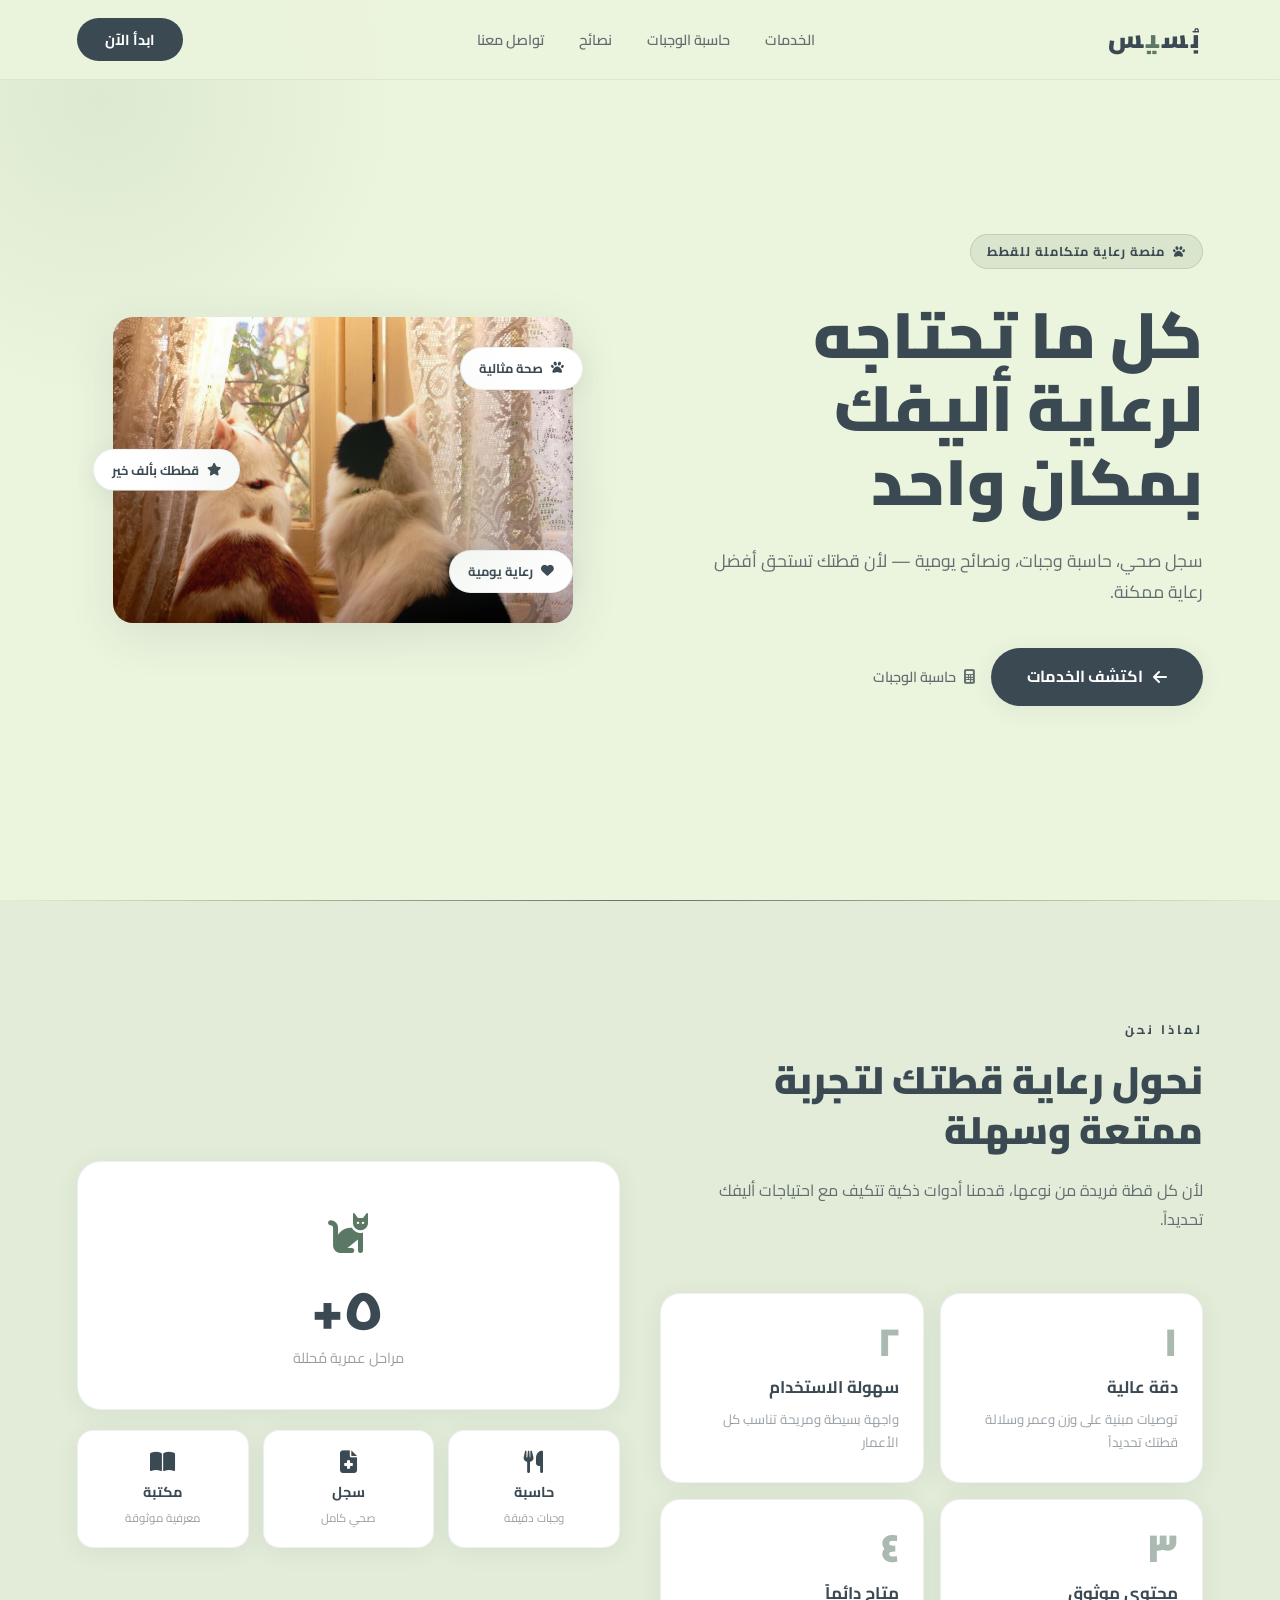
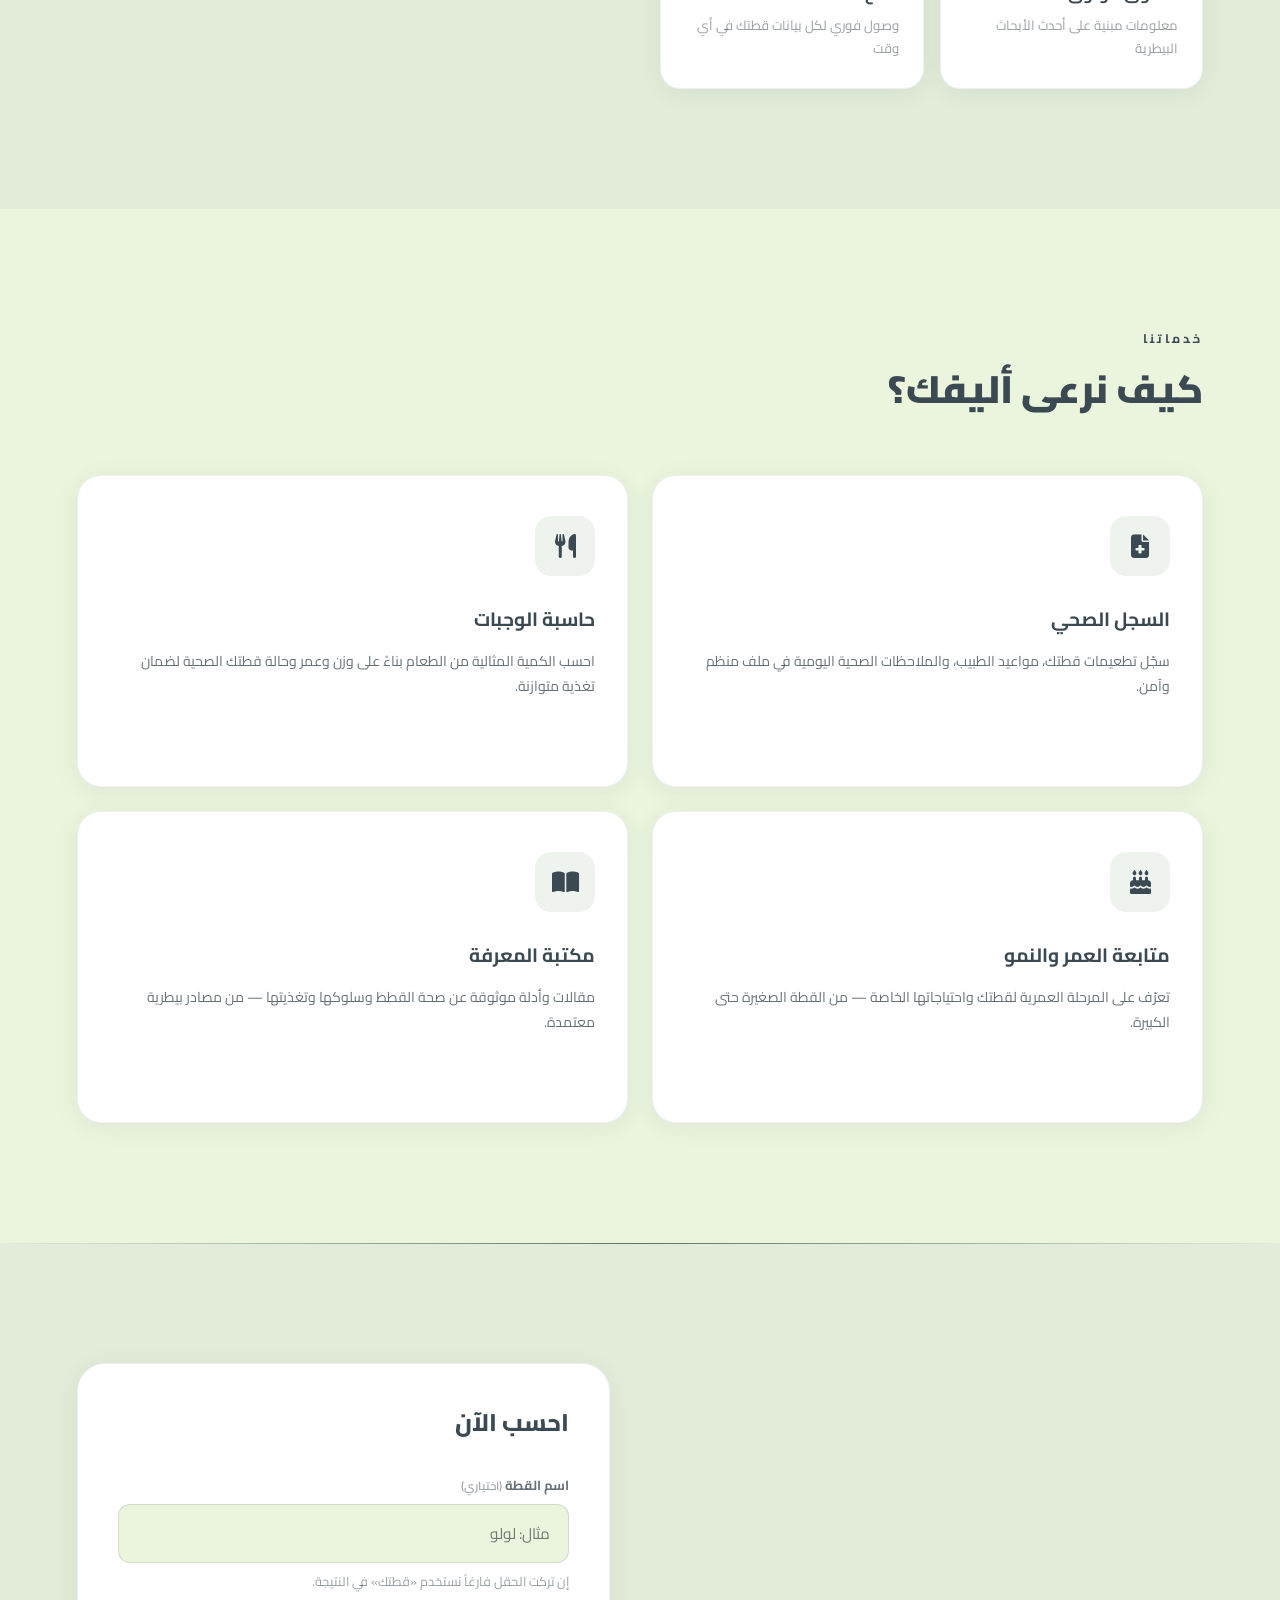
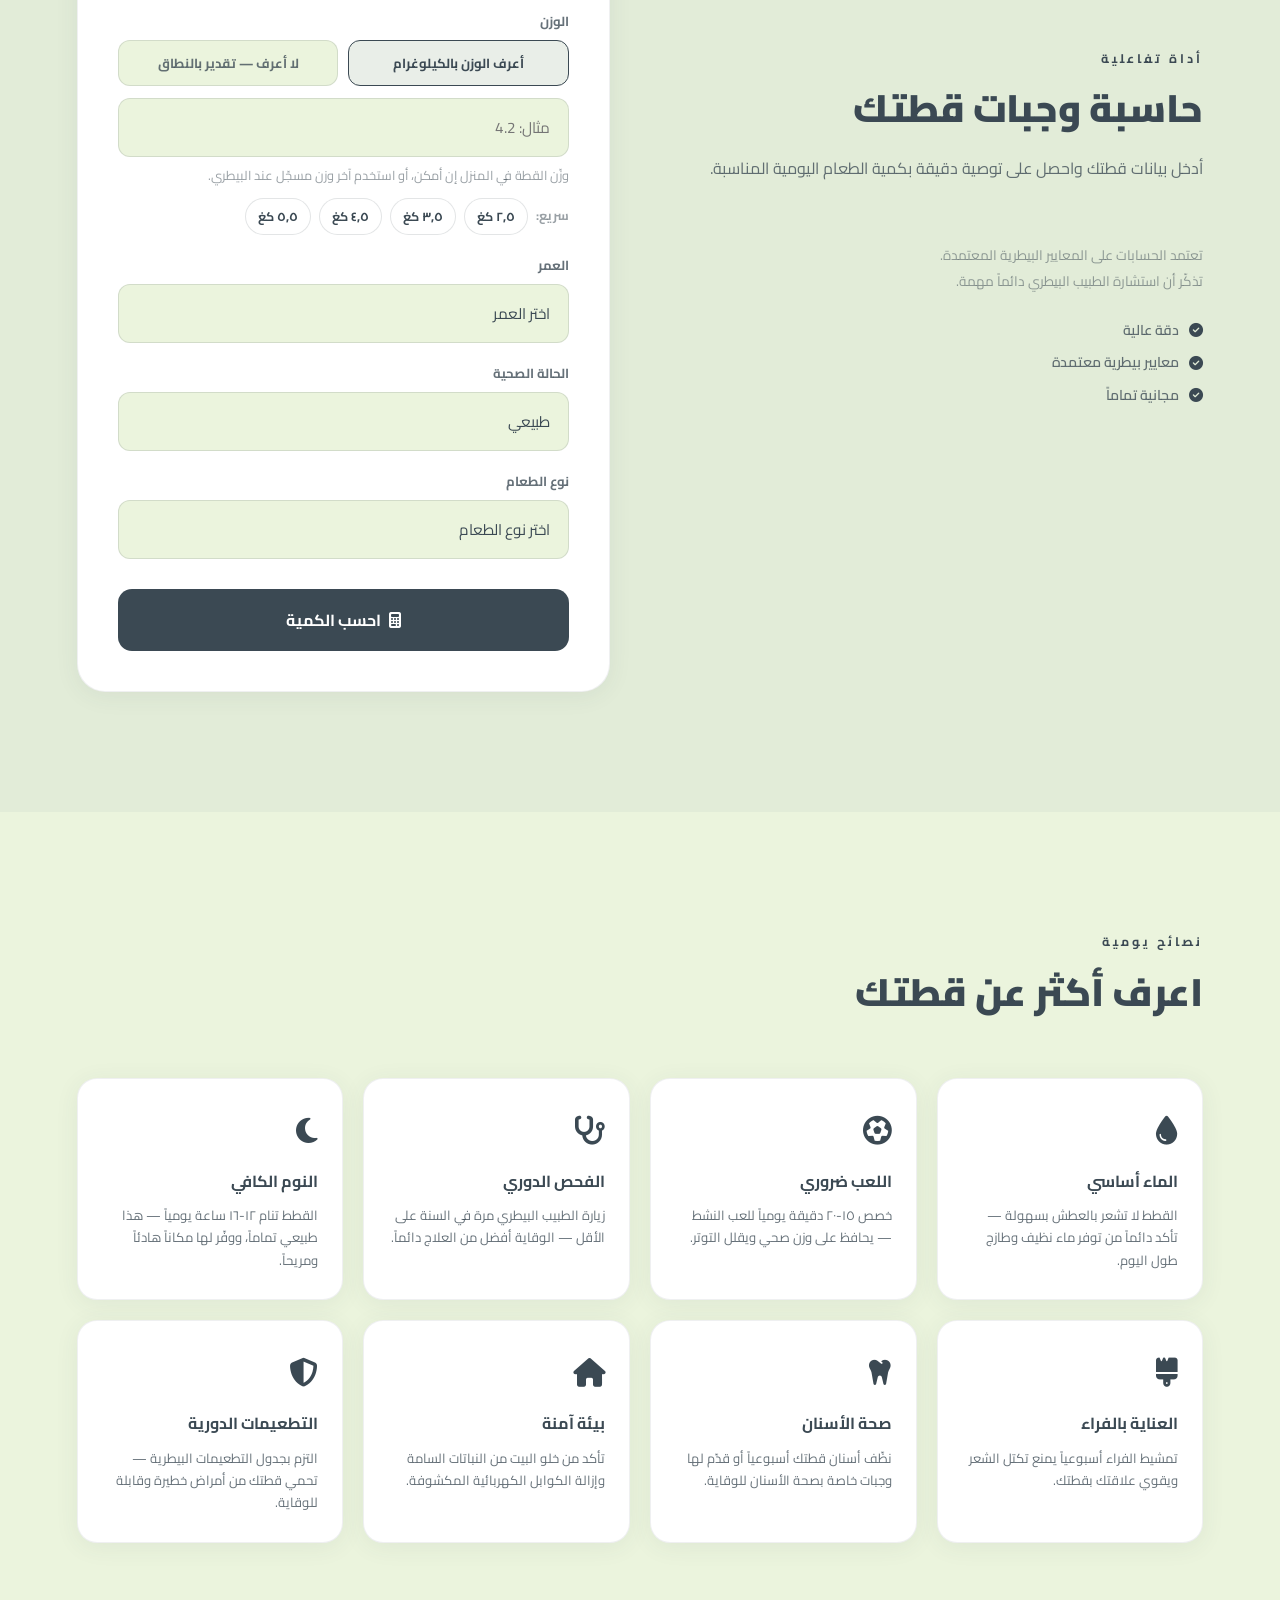
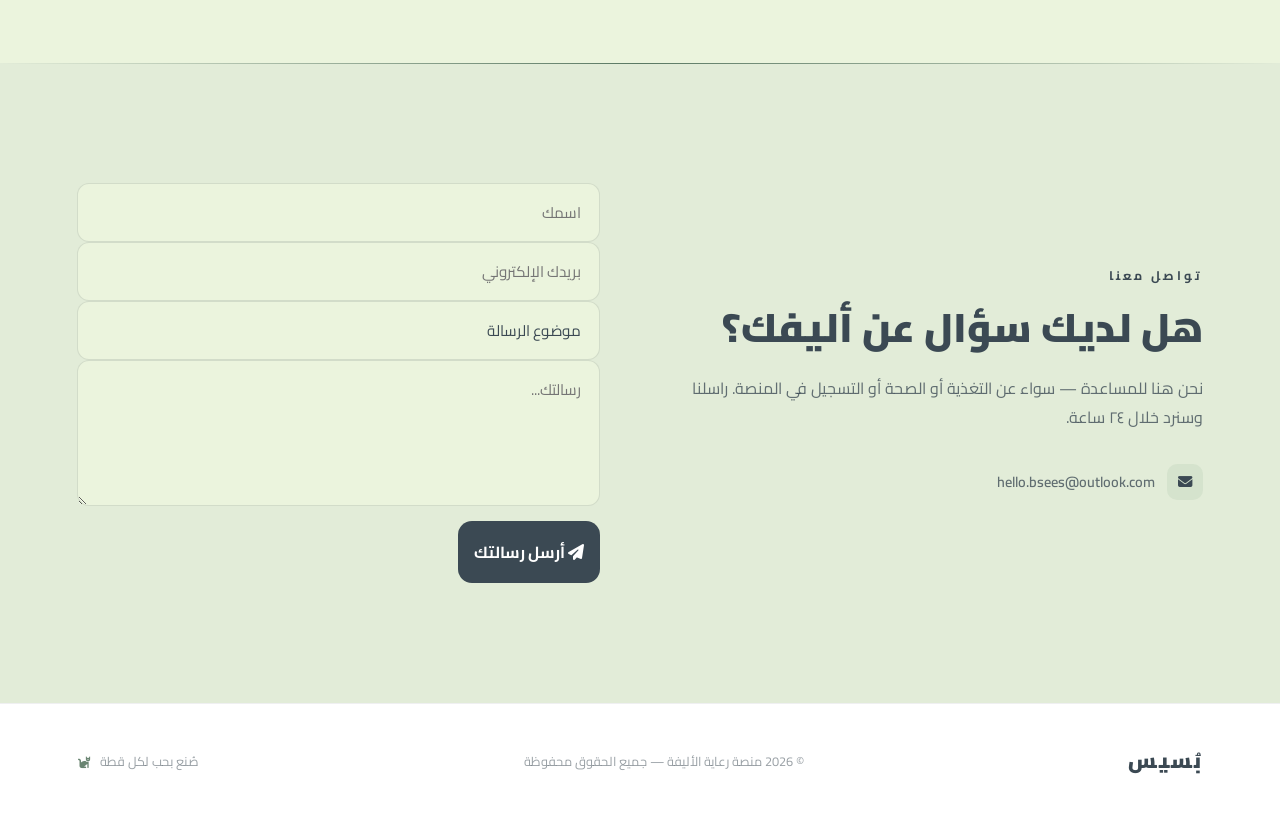
<file: index.html>
<!DOCTYPE html>
<html lang="ar" dir="rtl">
<head>
    <meta charset="UTF-8">
    <meta name="viewport" content="width=device-width, initial-scale=1.0">
    <title>بُسيس | رعاية قططك بعناية</title>
    <link href="https://fonts.googleapis.com/css2?family=Cairo:wght@300;400;600;700;900&display=swap" rel="stylesheet">
    <link rel="stylesheet" href="https://cdnjs.cloudflare.com/ajax/libs/font-awesome/6.5.0/css/all.min.css">
    <link rel="stylesheet" href="css/style.css">
</head>
<body>

<nav>
    <div class="logo">بُس<span>ي</span>س</div>
    <ul class="nav-links">
        <li><a href="#services">الخدمات</a></li>
        <li><a href="#calculator">حاسبة الوجبات</a></li>
        <li><a href="#tips">نصائح</a></li>
        <li><a href="#contact">تواصل معنا</a></li>
    </ul>
    <a href="#contact" class="nav-cta">ابدأ الآن</a>
    <button class="nav-toggle" onclick="toggleNav()"><span></span><span></span><span></span></button>
</nav>

<div class="mobile-menu" id="mobileMenu">
    <ul>
        <li><a href="#services" onclick="closeNav()">الخدمات</a></li>
        <li><a href="#calculator" onclick="closeNav()">حاسبة الوجبات</a></li>
        <li><a href="#tips" onclick="closeNav()">نصائح</a></li>
        <li><a href="#contact" onclick="closeNav()">تواصل معنا</a></li>
    </ul>
</div>

<section class="hero">
    <div class="hero-content">
        <div class="hero-tag"><i class="fas fa-paw"></i> منصة رعاية متكاملة للقطط</div>
        <h1>كل ما تحتاجه<br>لرعاية <em>أليفك</em><br>بمكان واحد</h1>
        <p>سجل صحي، حاسبة وجبات، ونصائح يومية — لأن قطتك تستحق أفضل رعاية ممكنة.</p>
        <div class="hero-buttons">
            <a href="#services" class="btn-main"><i class="fas fa-arrow-left"></i> اكتشف الخدمات</a>
            <a href="#calculator" class="btn-ghost"><i class="fas fa-calculator"></i> حاسبة الوجبات</a>
        </div>
    </div>

    <div class="hero-image-col">
    <div class="hero-art">
        
        <div class="hero-img-wrap">
            <img src="images/cats-hero-bg.jpg" alt="قطط" style="max-width: 100%; height: auto; border-radius: 20px;">
        </div>
        
        <div class="hero-badge-float badge-1"><i class="fas fa-heart"></i><span>رعاية يومية</span></div>
        <div class="hero-badge-float badge-2"><i class="fas fa-paw"></i><span>صحة مثالية</span></div>
        <div class="hero-badge-float badge-3"><i class="fas fa-star"></i><span>قططك بألف خير</span></div>
        
        <div class="hero-bg-circle c1"></div>
        <div class="hero-bg-circle c2"></div>
        
    </div>
</div>
</section>

<section class="why-section">
    <div class="why-layout">
        <div class="fade-up">
            <div class="section-label">لماذا نحن</div>
            <h2 class="section-title">نحول رعاية قطتك لتجربة ممتعة وسهلة</h2>
            <p class="section-desc">لأن كل قطة فريدة من نوعها، قدمنا أدوات ذكية تتكيف مع احتياجات أليفك تحديداً.</p>
            <div class="reasons-grid">
                <div class="reason-card fade-up"><div class="reason-num">١</div><div class="reason-title">دقة عالية</div><p class="reason-desc">توصيات مبنية على وزن وعمر وسلالة قطتك تحديداً</p></div>
                <div class="reason-card fade-up"><div class="reason-num">٢</div><div class="reason-title">سهولة الاستخدام</div><p class="reason-desc">واجهة بسيطة ومريحة تناسب كل الأعمار</p></div>
                <div class="reason-card fade-up"><div class="reason-num">٣</div><div class="reason-title">محتوى موثوق</div><p class="reason-desc">معلومات مبنية على أحدث الأبحاث البيطرية</p></div>
                <div class="reason-card fade-up"><div class="reason-num">٤</div><div class="reason-title">متاح دائماً</div><p class="reason-desc">وصول فوري لكل بيانات قطتك في أي وقت</p></div>
            </div>
        </div>
        <div class="fade-up why-stats-col">
            <div class="stats-visual">
                <div class="stat-big-card">
                    <div class="stat-icon"><i class="fas fa-cat"></i></div>
                    <div class="stat-num-big">٥+</div>
                    <div class="stat-label-big">مراحل عمرية مُحللة</div>
                </div>
                <div class="stat-row">
                    <div class="stat-mini-card"><i class="fas fa-utensils"></i><strong>حاسبة</strong><span>وجبات دقيقة</span></div>
                    <div class="stat-mini-card"><i class="fas fa-file-medical"></i><strong>سجل</strong><span>صحي كامل</span></div>
                    <div class="stat-mini-card"><i class="fas fa-book-open"></i><strong>مكتبة</strong><span>معرفية موثوقة</span></div>
                </div>
            </div>
        </div>
    </div>
</section>

<section id="services" class="services-section">
    <div class="services-header">
        <div>
            <div class="section-label">خدماتنا</div>
            <h2 class="section-title services-title">كيف نرعى أليفك؟</h2>
        </div>
    </div>
    <div class="services-grid-new">
        <div class="service-card fade-up">
            <div class="service-icon"><i class="fas fa-file-medical"></i></div>
            <h3>السجل الصحي</h3>
            <p>سجّل تطعيمات قطتك، مواعيد الطبيب، والملاحظات الصحية اليومية في ملف منظم وآمن.</p>
            <a href="health-record.html" class="service-link">ابدأ الآن <i class="fas fa-arrow-left"></i></a>
        </div>
        <div class="service-card fade-up" style="transition-delay:.1s">
            <div class="service-icon"><i class="fas fa-utensils"></i></div>
            <h3>حاسبة الوجبات</h3>
            <p>احسب الكمية المثالية من الطعام بناءً على وزن وعمر وحالة قطتك الصحية لضمان تغذية متوازنة.</p>
            <a href="#calculator" class="service-link">احسب الآن <i class="fas fa-arrow-left"></i></a>
        </div>
        <div class="service-card fade-up" style="transition-delay:.2s">
            <div class="service-icon"><i class="fas fa-birthday-cake"></i></div>
            <h3>متابعة العمر والنمو</h3>
            <p>تعرّف على المرحلة العمرية لقطتك واحتياجاتها الخاصة — من القطة الصغيرة حتى الكبيرة.</p>
            <a href="age-tracker.html" class="service-link">استكشف <i class="fas fa-arrow-left"></i></a>
        </div>
        <div class="service-card fade-up" style="transition-delay:.3s">
            <div class="service-icon"><i class="fas fa-book-open"></i></div>
            <h3>مكتبة المعرفة</h3>
            <p>مقالات وأدلة موثوقة عن صحة القطط وسلوكها وتغذيتها — من مصادر بيطرية معتمدة.</p>
            <a href="guide.html" class="service-link">اقرأ المزيد <i class="fas fa-arrow-left"></i></a>
        </div>
    </div>
</section>

<section id="calculator" class="calc-section">
    <div class="calc-layout">
        <div class="fade-up">
            <div class="section-label">أداة تفاعلية</div>
            <h2 class="section-title">حاسبة وجبات قطتك</h2>
            <p class="section-desc">أدخل بيانات قطتك واحصل على توصية دقيقة بكمية الطعام اليومية المناسبة.</p>
            <p class="calc-note">تعتمد الحسابات على المعايير البيطرية المعتمدة.<br>تذكّر أن استشارة الطبيب البيطري دائماً مهمة.</p>
            <div class="calc-features">
                <div class="calc-feat"><i class="fas fa-check-circle"></i> دقة عالية</div>
                <div class="calc-feat"><i class="fas fa-check-circle"></i> معايير بيطرية معتمدة</div>
                <div class="calc-feat"><i class="fas fa-check-circle"></i> مجانية تماماً</div>
            </div>
        </div>
        <div class="calc-box fade-up" style="transition-delay:.2s">
            <div class="calc-title">احسب الآن</div>
            <div id="calcErrorBanner" class="calc-error-banner" role="alert" hidden></div>

            <div class="form-group" id="groupCatName">
                <label class="form-label" for="catName">اسم القطة <span class="label-optional">(اختياري)</span></label>
                <input type="text" class="form-input" id="catName" placeholder="مثال: لولو" autocomplete="off" maxlength="40">
                <p class="field-hint">إن تركت الحقل فارغاً نستخدم «قطتك» في النتيجة.</p>
                <span class="field-error-msg" id="errCatName" hidden></span>
            </div>

            <div class="form-group" id="groupWeight">
                <label class="form-label">الوزن</label>
                <div class="weight-mode-row" role="tablist">
                    <button type="button" class="weight-mode-btn active" id="wmExact" data-mode="exact" aria-selected="true">أعرف الوزن بالكيلوغرام</button>
                    <button type="button" class="weight-mode-btn" id="wmEstimate" data-mode="estimate" aria-selected="false">لا أعرف — تقدير بالنطاق</button>
                </div>

                <div id="weightExactBlock" class="weight-block">
                    <input type="number" class="form-input" id="catWeight" placeholder="مثال: 4.2" min="0.5" max="15" step="0.1" inputmode="decimal" aria-describedby="hintWeight">
                    <p class="field-hint" id="hintWeight">وزّن القطة في المنزل إن أمكن، أو استخدم آخر وزن مسجّل عند البيطري.</p>
                    <div class="weight-chips" aria-label="أوزان شائعة">
                        <span class="weight-chips-label">سريع:</span>
                        <button type="button" class="weight-chip" data-kg="2.5">٢٫٥ كغ</button>
                        <button type="button" class="weight-chip" data-kg="3.5">٣٫٥ كغ</button>
                        <button type="button" class="weight-chip" data-kg="4.5">٤٫٥ كغ</button>
                        <button type="button" class="weight-chip" data-kg="5.5">٥٫٥ كغ</button>
                    </div>
                </div>

                <div id="weightEstimateBlock" class="weight-block" hidden>
                    <label class="form-label sr-only" for="weightBand">نطاق الوزن التقريبي</label>
                    <select class="form-select" id="weightBand">
                        <option value="">اختر النطاق الأقرب لوصف قطتك</option>
                        <option value="1.8">رفيع جداً (أقل من ٢ كغ تقريباً)</option>
                        <option value="2.8">خفيف (حوالي ٢٫٥–٣٫٥ كغ)</option>
                        <option value="4.2">متوسط (حوالي ٣٫٥–٥ كغ) — شائع للبالغ</option>
                        <option value="5.8">فوق المتوسط (حوالي ٥–٦٫٥ كغ)</option>
                        <option value="7.5">كبير (حوالي ٧–٨ كغ)</option>
                        <option value="10">كبير جداً (أكثر من ٨ كغ تقريباً)</option>
                    </select>
                    <p class="field-hint field-hint-warn"><i class="fas fa-info-circle"></i> النتيجة تقديرية؛ الدقة أعلى مع وزن حقيقي على الميزان.</p>
                </div>
                <span class="field-error-msg" id="errWeight" hidden></span>
            </div>

            <div class="form-group" id="groupCatAge">
                <label class="form-label" for="catAge">العمر</label>
                <select class="form-select" id="catAge">
                    <option value="">اختر العمر</option>
                    <option value="kitten">صغير (أقل من سنة)</option>
                    <option value="adult">بالغ (١-٧ سنوات)</option>
                    <option value="senior">كبير في السن (أكثر من ٧ سنوات)</option>
                </select>
                <span class="field-error-msg" id="errCatAge" hidden></span>
            </div>
            <div class="form-group">
                <label class="form-label" for="catCondition">الحالة الصحية</label>
                <select class="form-select" id="catCondition">
                    <option value="normal">طبيعي</option>
                    <option value="neutered">معقّم أو مخصّى</option>
                    <option value="pregnant">أثناء الحمل أو الرضاعة</option>
                    <option value="active">عالٍ النشاط</option>
                    <option value="overweight">تحتاج إنقاص وزن</option>
                </select>
            </div>
            <div class="form-group" id="groupFoodType">
                <label class="form-label" for="foodType">نوع الطعام</label>
                <select class="form-select" id="foodType">
                    <option value="">اختر نوع الطعام</option>
                    <option value="dry">طعام جاف (كيبل)</option>
                    <option value="wet">طعام رطب (علب)</option>
                    <option value="mixed">مزيج (جاف + رطب)</option>
                </select>
                <span class="field-error-msg" id="errFoodType" hidden></span>
            </div>
            <button type="button" class="calc-btn" onclick="calculate()"><i class="fas fa-calculator"></i> احسب الكمية</button>
            <div id="errorMsg" class="error-msg calc-error-msg" hidden></div>
            <div class="loader" id="loader"></div>
            <div class="calc-result" id="calcResult">
                <div class="result-label" id="resultLabel"></div>
                <div class="result-value" id="resultValue"></div>
                <div class="result-note" id="resultNote"></div>
                <div class="result-meals" id="resultMeals"></div>
            </div>
        </div>
    </div>
</section>

<section id="tips" class="tips-section">
    <div class="fade-up">
        <div class="section-label">نصائح يومية</div>
        <h2 class="section-title">اعرف أكثر عن قطتك</h2>
    </div>
    <div class="tips-grid">
        <div class="tip-card fade-up"><div class="tip-icon"><i class="fas fa-tint"></i></div><h4>الماء أساسي</h4><p>القطط لا تشعر بالعطش بسهولة — تأكد دائماً من توفر ماء نظيف وطازج طول اليوم.</p></div>
        <div class="tip-card fade-up" style="transition-delay:.1s"><div class="tip-icon"><i class="fas fa-futbol"></i></div><h4>اللعب ضروري</h4><p>خصص ١٥-٢٠ دقيقة يومياً للعب النشط — يحافظ على وزن صحي ويقلل التوتر.</p></div>
        <div class="tip-card fade-up" style="transition-delay:.2s"><div class="tip-icon"><i class="fas fa-stethoscope"></i></div><h4>الفحص الدوري</h4><p>زيارة الطبيب البيطري مرة في السنة على الأقل — الوقاية أفضل من العلاج دائماً.</p></div>
        <div class="tip-card fade-up" style="transition-delay:.3s"><div class="tip-icon"><i class="fas fa-moon"></i></div><h4>النوم الكافي</h4><p>القطط تنام ١٢-١٦ ساعة يومياً — هذا طبيعي تماماً، ووفّر لها مكاناً هادئاً ومريحاً.</p></div>
        <div class="tip-card fade-up" style="transition-delay:.35s"><div class="tip-icon"><i class="fas fa-brush"></i></div><h4>العناية بالفراء</h4><p>تمشيط الفراء أسبوعياً يمنع تكتل الشعر ويقوي علاقتك بقطتك.</p></div>
        <div class="tip-card fade-up" style="transition-delay:.4s"><div class="tip-icon"><i class="fas fa-tooth"></i></div><h4>صحة الأسنان</h4><p>نظّف أسنان قطتك أسبوعياً أو قدّم لها وجبات خاصة بصحة الأسنان للوقاية.</p></div>
        <div class="tip-card fade-up" style="transition-delay:.45s"><div class="tip-icon"><i class="fas fa-home"></i></div><h4>بيئة آمنة</h4><p>تأكد من خلو البيت من النباتات السامة وإزالة الكوابل الكهربائية المكشوفة.</p></div>
        <div class="tip-card fade-up" style="transition-delay:.5s"><div class="tip-icon"><i class="fas fa-shield-alt"></i></div><h4>التطعيمات الدورية</h4><p>التزم بجدول التطعيمات البيطرية — تحمي قطتك من أمراض خطيرة وقابلة للوقاية.</p></div>
    </div>
</section>

<section id="contact" class="contact-section">
    <div class="contact-layout">
        <div class="fade-up">
            <div class="section-label">تواصل معنا</div>
            <h2 class="contact-heading">هل لديك سؤال عن أليفك؟</h2>
            <p class="contact-desc">نحن هنا للمساعدة — سواء عن التغذية أو الصحة أو التسجيل في المنصة. راسلنا وسنرد خلال ٢٤ ساعة.</p>
            <div class="contact-info">
                <div class="contact-info-item"><i class="fas fa-envelope"></i><span>hello.bsees@outlook.com</span></div>
                
            </div>
        </div>
        <div class="fade-up" style="transition-delay:.2s">
            <form class="contact-form" name="contact" method="POST" data-netlify="true"></form>
                <div id="contactErrorBanner" class="contact-error-banner" role="alert" hidden></div>
                <input type="text" class="form-input" id="contactName" placeholder="اسمك" autocomplete="name">
                <span class="field-error-msg" id="errContactName" hidden></span>
                <input type="email" class="form-input" id="contactEmail" placeholder="بريدك الإلكتروني" autocomplete="email">
                <span class="field-error-msg" id="errContactEmail" hidden></span>
                <select class="form-select" id="contactTopic">
                    <option value="">موضوع الرسالة</option>
                    <option value="nutrition">تغذية القطط</option>
                    <option value="health">استفسار صحي</option>
                    <option value="platform">التسجيل في المنصة</option>
                    <option value="other">أخرى</option>
                </select>
                <textarea class="form-input contact-textarea" id="contactMsg" rows="4" placeholder="رسالتك..."></textarea>
                <span class="field-error-msg" id="errContactMsg" hidden></span>
                <button type="button" class="contact-btn" onclick="sendMessage()"><i class="fas fa-paper-plane"></i> أرسل رسالتك</button>
                <div id="contactSuccess" class="success-msg" style="display:none; margin-top:12px;"><i class="fas fa-check-circle"></i> تم إرسال رسالتك بنجاح! سنرد عليك قريباً.</div>
            </form>
        </div>
    </div>
</section>

<footer>
    <div class="footer-logo">بُس<span>ي</span>س</div>
    <p>© 2026 منصة رعاية الأليفة — جميع الحقوق محفوظة</p>
    <p class="footer-sub">صُنع بحب لكل قطة <i class="fas fa-cat footer-sub-ico" aria-hidden="true"></i></p>
</footer>

<script>
(function () {
    var LS_CALC = 'bsees-calc-form';
    var LS_CALC_RES = 'bsees-calc-result';
    var LS_CONTACT = 'bsees-contact-draft';

    function getWeightMode() {
        var est = document.getElementById('wmEstimate');
        return est && est.classList.contains('active') ? 'estimate' : 'exact';
    }

    function setWeightMode(mode) {
        var exact = document.getElementById('wmExact');
        var est = document.getElementById('wmEstimate');
        var blockE = document.getElementById('weightExactBlock');
        var blockEs = document.getElementById('weightEstimateBlock');
        if (!exact || !est || !blockE || !blockEs) return;
        var isEst = mode === 'estimate';
        exact.classList.toggle('active', !isEst);
        est.classList.toggle('active', isEst);
        exact.setAttribute('aria-selected', (!isEst).toString());
        est.setAttribute('aria-selected', isEst.toString());
        blockE.hidden = isEst;
        blockEs.hidden = !isEst;
    }

    function getCalcWeight() {
        if (getWeightMode() === 'exact') {
            var raw = String(document.getElementById('catWeight').value).replace(',', '.').trim();
            var v = parseFloat(raw);
            if (!isFinite(v)) return null;
            return { kg: v, isEstimate: false };
        }
        var b = document.getElementById('weightBand').value;
        if (!b) return null;
        var kg = parseFloat(b);
        if (!isFinite(kg)) return null;
        return { kg: kg, isEstimate: true };
    }

    function maybeHideCalcBanner() {
        if (!document.querySelector('#calculator .form-input.is-invalid, #calculator .form-select.is-invalid')) {
            var banner = document.getElementById('calcErrorBanner');
            var em = document.getElementById('errorMsg');
            if (banner) { banner.hidden = true; banner.textContent = ''; }
            if (em) { em.hidden = true; em.textContent = ''; }
        }
    }

    function clearCalcWeightError() {
        ['catWeight', 'weightBand'].forEach(function (id) {
            var inp = document.getElementById(id);
            if (inp) inp.classList.remove('is-invalid');
        });
        var ew = document.getElementById('errWeight');
        if (ew) { ew.hidden = true; ew.textContent = ''; }
        maybeHideCalcBanner();
    }

    function clearCalcField(inputId, errId) {
        var inp = document.getElementById(inputId);
        if (inp) inp.classList.remove('is-invalid');
        var err = document.getElementById(errId);
        if (err) { err.hidden = true; err.textContent = ''; }
        maybeHideCalcBanner();
    }

    function clearCalcErrors() {
        var banner = document.getElementById('calcErrorBanner');
        if (banner) { banner.hidden = true; banner.textContent = ''; }
        var em = document.getElementById('errorMsg');
        if (em) { em.hidden = true; em.textContent = ''; }
        ['errCatName', 'errWeight', 'errCatAge', 'errFoodType'].forEach(function (id) {
            var el = document.getElementById(id);
            if (el) { el.hidden = true; el.textContent = ''; }
        });
        document.querySelectorAll('#calculator .is-invalid').forEach(function (n) {
            n.classList.remove('is-invalid');
        });
    }

    function validateCalc() {
        clearCalcErrors();
        var firstEl = null;
        function inv(inputId, errId, msg) {
            var inp = document.getElementById(inputId);
            var err = document.getElementById(errId);
            if (inp) {
                inp.classList.add('is-invalid');
                if (!firstEl) firstEl = inp;
            }
            if (err) { err.textContent = msg; err.hidden = false; }
        }

        if (getWeightMode() === 'exact') {
            var raw = String(document.getElementById('catWeight').value).replace(',', '.').trim();
            var wv = parseFloat(raw);
            if (!raw || !isFinite(wv)) {
                inv('catWeight', 'errWeight', 'يرجى إدخال وزن القطة بالكيلوغرام.');
            } else if (wv < 0.5 || wv > 15) {
                inv('catWeight', 'errWeight', 'الوزن يجب أن يكون بين ٠٫٥ و ١٥ كغ.');
            }
        } else if (!document.getElementById('weightBand').value) {
            inv('weightBand', 'errWeight', 'يرجى اختيار النطاق الأقرب لوصف قطتك.');
        }

        if (!document.getElementById('catAge').value) {
            inv('catAge', 'errCatAge', 'يرجى اختيار العمر.');
        }

        if (!document.getElementById('foodType').value) {
            inv('foodType', 'errFoodType', 'يرجى اختيار نوع الطعام.');
        }

        var ok = !document.querySelector('#calculator .form-input.is-invalid, #calculator .form-select.is-invalid');
        if (!ok) {
            var banner = document.getElementById('calcErrorBanner');
            if (banner) {
                banner.textContent = 'يرجى تصحيح الحقول المشار إليها قبل المتابعة.';
                banner.hidden = false;
            }
            var em = document.getElementById('errorMsg');
            if (em) {
                em.textContent = 'توجد بيانات ناقصة أو غير صالحة.';
                em.hidden = false;
            }
            if (firstEl) {
                firstEl.focus({ preventScroll: true });
                firstEl.scrollIntoView({ behavior: 'smooth', block: 'center' });
            }
        }
        return ok;
    }

    window.persistCalcForm = function () {
        try {
            localStorage.setItem(LS_CALC, JSON.stringify({
                weightMode: getWeightMode(),
                catName: document.getElementById('catName').value,
                catWeight: document.getElementById('catWeight').value,
                weightBand: document.getElementById('weightBand').value,
                catAge: document.getElementById('catAge').value,
                catCondition: document.getElementById('catCondition').value,
                foodType: document.getElementById('foodType').value
            }));
        } catch (e) {}
    };

    function restoreCalcForm() {
        try {
            var raw = localStorage.getItem(LS_CALC);
            if (!raw) return;
            var d = JSON.parse(raw);
            setWeightMode(d.weightMode === 'estimate' ? 'estimate' : 'exact');
            if (d.catName != null) document.getElementById('catName').value = d.catName;
            if (d.catWeight != null && d.catWeight !== '') document.getElementById('catWeight').value = d.catWeight;
            if (d.weightBand != null) document.getElementById('weightBand').value = d.weightBand;
            if (d.catAge != null) document.getElementById('catAge').value = d.catAge;
            if (d.catCondition != null) document.getElementById('catCondition').value = d.catCondition;
            if (d.foodType != null) document.getElementById('foodType').value = d.foodType;
        } catch (e) {}
    }

    window.persistCalcResult = function () {
        var resultDiv = document.getElementById('calcResult');
        if (!resultDiv.classList.contains('show')) {
            localStorage.removeItem(LS_CALC_RES);
            return;
        }
        try {
            localStorage.setItem(LS_CALC_RES, JSON.stringify({
                resultLabel: document.getElementById('resultLabel').textContent,
                resultValue: document.getElementById('resultValue').textContent,
                resultNote: document.getElementById('resultNote').textContent,
                resultMeals: document.getElementById('resultMeals').textContent
            }));
        } catch (e) {}
    };

    function restoreCalcResult() {
        try {
            var raw = localStorage.getItem(LS_CALC_RES);
            if (!raw) return;
            var d = JSON.parse(raw);
            document.getElementById('resultLabel').textContent = d.resultLabel || '';
            document.getElementById('resultValue').textContent = d.resultValue || '';
            document.getElementById('resultNote').textContent = d.resultNote || '';
            document.getElementById('resultMeals').textContent = d.resultMeals || '';
            document.getElementById('calcResult').classList.add('show');
        } catch (e) {}
    }

    function clearContactErrors() {
        var b = document.getElementById('contactErrorBanner');
        if (b) { b.hidden = true; b.textContent = ''; }
        ['errContactName', 'errContactEmail', 'errContactMsg'].forEach(function (id) {
            var el = document.getElementById(id);
            if (el) { el.hidden = true; el.textContent = ''; }
        });
        ['contactName', 'contactEmail', 'contactMsg', 'contactTopic'].forEach(function (id) {
            var el = document.getElementById(id);
            if (el) el.classList.remove('is-invalid');
        });
    }

    function maybeHideContactBanner() {
        if (!document.querySelector('#contact .form-input.is-invalid')) {
            var b = document.getElementById('contactErrorBanner');
            if (b) { b.hidden = true; b.textContent = ''; }
        }
    }

    function clearContactField(inputId, errId) {
        var inp = document.getElementById(inputId);
        if (inp) inp.classList.remove('is-invalid');
        var err = document.getElementById(errId);
        if (err) { err.hidden = true; err.textContent = ''; }
        maybeHideContactBanner();
    }

    function validateContact() {
        clearContactErrors();
        var ok = true;
        var firstBad = null;
        function inv(id, errId, msg) {
            var inp = document.getElementById(id);
            var err = document.getElementById(errId);
            if (inp) {
                inp.classList.add('is-invalid');
                if (!firstBad) firstBad = inp;
            }
            if (err) { err.textContent = msg; err.hidden = false; }
            ok = false;
        }

        var name = document.getElementById('contactName').value.trim();
        var email = document.getElementById('contactEmail').value.trim();
        var msg = document.getElementById('contactMsg').value.trim();
        var emRe = /^[^\s@]+@[^\s@]+\.[^\s@]+$/;

        if (!name) inv('contactName', 'errContactName', 'يرجى إدخال الاسم.');
        if (!email) inv('contactEmail', 'errContactEmail', 'يرجى إدخال البريد الإلكتروني.');
        else if (!emRe.test(email)) inv('contactEmail', 'errContactEmail', 'صيغة البريد غير صالحة.');
        if (!msg) inv('contactMsg', 'errContactMsg', 'يرجى كتابة الرسالة.');

        if (!ok) {
            var banner = document.getElementById('contactErrorBanner');
            if (banner) {
                banner.textContent = 'تأكد من إكمال الحقول المطلوبة بشكل صحيح.';
                banner.hidden = false;
            }
            if (firstBad) {
                firstBad.focus({ preventScroll: true });
                firstBad.scrollIntoView({ behavior: 'smooth', block: 'center' });
            }
        }
        return ok;
    }

    window.persistContactDraft = function () {
        try {
            localStorage.setItem(LS_CONTACT, JSON.stringify({
                name: document.getElementById('contactName').value,
                email: document.getElementById('contactEmail').value,
                topic: document.getElementById('contactTopic').value,
                msg: document.getElementById('contactMsg').value
            }));
        } catch (e) {}
    };

    function restoreContactDraft() {
        try {
            var raw = localStorage.getItem(LS_CONTACT);
            if (!raw) return;
            var d = JSON.parse(raw);
            if (d.name != null) document.getElementById('contactName').value = d.name;
            if (d.email != null) document.getElementById('contactEmail').value = d.email;
            if (d.topic != null) document.getElementById('contactTopic').value = d.topic;
            if (d.msg != null) document.getElementById('contactMsg').value = d.msg;
        } catch (e) {}
    }

    window.calculate = function () {
        var name = document.getElementById('catName').value.trim() || 'قطتك';
        var age = document.getElementById('catAge').value;
        var condition = document.getElementById('catCondition').value;
        var food = document.getElementById('foodType').value;
        var loader = document.getElementById('loader');
        var resultDiv = document.getElementById('calcResult');
        persistCalcForm();
        if (!validateCalc()) {
            resultDiv.classList.remove('show');
            try { localStorage.removeItem(LS_CALC_RES); } catch (e) {}
            return;
        }
        var wInfo = getCalcWeight();
        var weight = wInfo.kg;
        var estimateExtra = wInfo.isEstimate ? ' يُستخدم وزن تقديري من نطاق تقريبي — الدقة أعلى عند قياس الوزن على الميزان.' : '';

        resultDiv.classList.remove('show');
        loader.style.display = 'block';
        setTimeout(function () {
            loader.style.display = 'none';
            var cal = 70 * Math.pow(weight, 0.75);
            if (age === 'kitten') cal *= 2.5; else if (age === 'senior') cal *= 1.1; else cal *= 1.4;
            if (condition === 'neutered') cal *= 0.85; else if (condition === 'pregnant') cal *= 1.6;
            else if (condition === 'active') cal *= 1.3; else if (condition === 'overweight') cal *= 0.8;
            cal = Math.round(cal);
            var amount = '', note = '', meals = '';
            if (food === 'dry') {
                var g = Math.round(cal / 3.5);
                amount = g + ' غرام / يوم'; note = '(ما يعادل حوالي ' + Math.round(g / 30 * 10) / 10 + ' كوب)';
                meals = 'صباحاً ' + Math.round(g / 2) + 'غ ومساءً ' + Math.round(g / 2) + 'غ';
            } else if (food === 'wet') {
                var g2 = Math.round(cal);
                amount = g2 + ' غرام / يوم'; note = 'أي ما يقارب ' + Math.ceil(g2 / 85) + ' علبة صغيرة (٨٥غ)';
                meals = 'يُوزع على ٣ وجبات يومياً';
            } else {
                var dg = Math.round((cal * 0.5) / 3.5), wg = Math.round(cal * 0.5);
                amount = dg + 'غ جاف + ' + wg + 'غ رطب'; note = 'توزيع متوازن بين الوجبتين';
                meals = 'جاف صباحاً ورطب مساءً';
            }
            if (estimateExtra) note += estimateExtra;
            document.getElementById('resultLabel').textContent = 'الكمية الموصى بها لـ ' + name + ' (' + cal + ' سعرة يومياً)';
            document.getElementById('resultValue').textContent = amount;
            document.getElementById('resultNote').textContent = note;
            document.getElementById('resultMeals').textContent = meals;
            resultDiv.classList.add('show');
            persistCalcResult();
        }, 600);
    };

    window.sendMessage = function () {
        document.getElementById('contactSuccess').style.display = 'none';
        if (!validateContact()) return;
        document.getElementById('contactSuccess').style.display = 'block';
        document.getElementById('contactName').value = '';
        document.getElementById('contactEmail').value = '';
        document.getElementById('contactMsg').value = '';
        document.getElementById('contactTopic').value = '';
        clearContactErrors();
        try { localStorage.removeItem(LS_CONTACT); } catch (e) {}
    };

    document.addEventListener('DOMContentLoaded', function () {
        var observer = new IntersectionObserver(function (entries) {
            entries.forEach(function (el) { if (el.isIntersecting) el.target.classList.add('visible'); });
        }, { threshold: 0.05 });
        document.querySelectorAll('.fade-up').forEach(function (el) { observer.observe(el); });

        restoreCalcForm();
        restoreCalcResult();
        restoreContactDraft();

        var wmE = document.getElementById('wmExact');
        var wmEs = document.getElementById('wmEstimate');
        if (wmE) {
            wmE.addEventListener('click', function () {
                setWeightMode('exact');
                clearCalcWeightError();
                persistCalcForm();
            });
        }
        if (wmEs) {
            wmEs.addEventListener('click', function () {
                setWeightMode('estimate');
                clearCalcWeightError();
                persistCalcForm();
            });
        }

        document.querySelectorAll('.weight-chip').forEach(function (chip) {
            chip.addEventListener('click', function () {
                var kg = chip.getAttribute('data-kg');
                if (!kg) return;
                document.getElementById('catWeight').value = kg;
                setWeightMode('exact');
                clearCalcWeightError();
                persistCalcForm();
            });
        });

        var cw = document.getElementById('catWeight');
        if (cw) {
            cw.addEventListener('input', function () { clearCalcWeightError(); persistCalcForm(); });
            cw.addEventListener('change', function () { clearCalcWeightError(); persistCalcForm(); });
        }
        var wb = document.getElementById('weightBand');
        if (wb) {
            wb.addEventListener('input', function () { clearCalcWeightError(); persistCalcForm(); });
            wb.addEventListener('change', function () { clearCalcWeightError(); persistCalcForm(); });
        }

        var ca = document.getElementById('catAge');
        if (ca) {
            ca.addEventListener('input', function () { clearCalcField('catAge', 'errCatAge'); persistCalcForm(); });
            ca.addEventListener('change', function () { clearCalcField('catAge', 'errCatAge'); persistCalcForm(); });
        }
        var ft = document.getElementById('foodType');
        if (ft) {
            ft.addEventListener('input', function () { clearCalcField('foodType', 'errFoodType'); persistCalcForm(); });
            ft.addEventListener('change', function () { clearCalcField('foodType', 'errFoodType'); persistCalcForm(); });
        }

        ['catName', 'catCondition'].forEach(function (id) {
            var el = document.getElementById(id);
            if (!el) return;
            el.addEventListener('input', persistCalcForm);
            el.addEventListener('change', persistCalcForm);
        });

        [['contactName', 'errContactName'], ['contactEmail', 'errContactEmail'], ['contactMsg', 'errContactMsg']].forEach(function (pair) {
            var el = document.getElementById(pair[0]);
            if (!el) return;
            function h() {
                clearContactField(pair[0], pair[1]);
                persistContactDraft();
            }
            el.addEventListener('input', h);
            el.addEventListener('change', h);
        });

        var topicEl = document.getElementById('contactTopic');
        if (topicEl) {
            topicEl.addEventListener('input', persistContactDraft);
            topicEl.addEventListener('change', persistContactDraft);
        }
    });
})();

function toggleNav() { document.getElementById('mobileMenu').classList.toggle('open'); }
function closeNav()  { document.getElementById('mobileMenu').classList.remove('open'); }
</script>
</body>
</html>
</file>
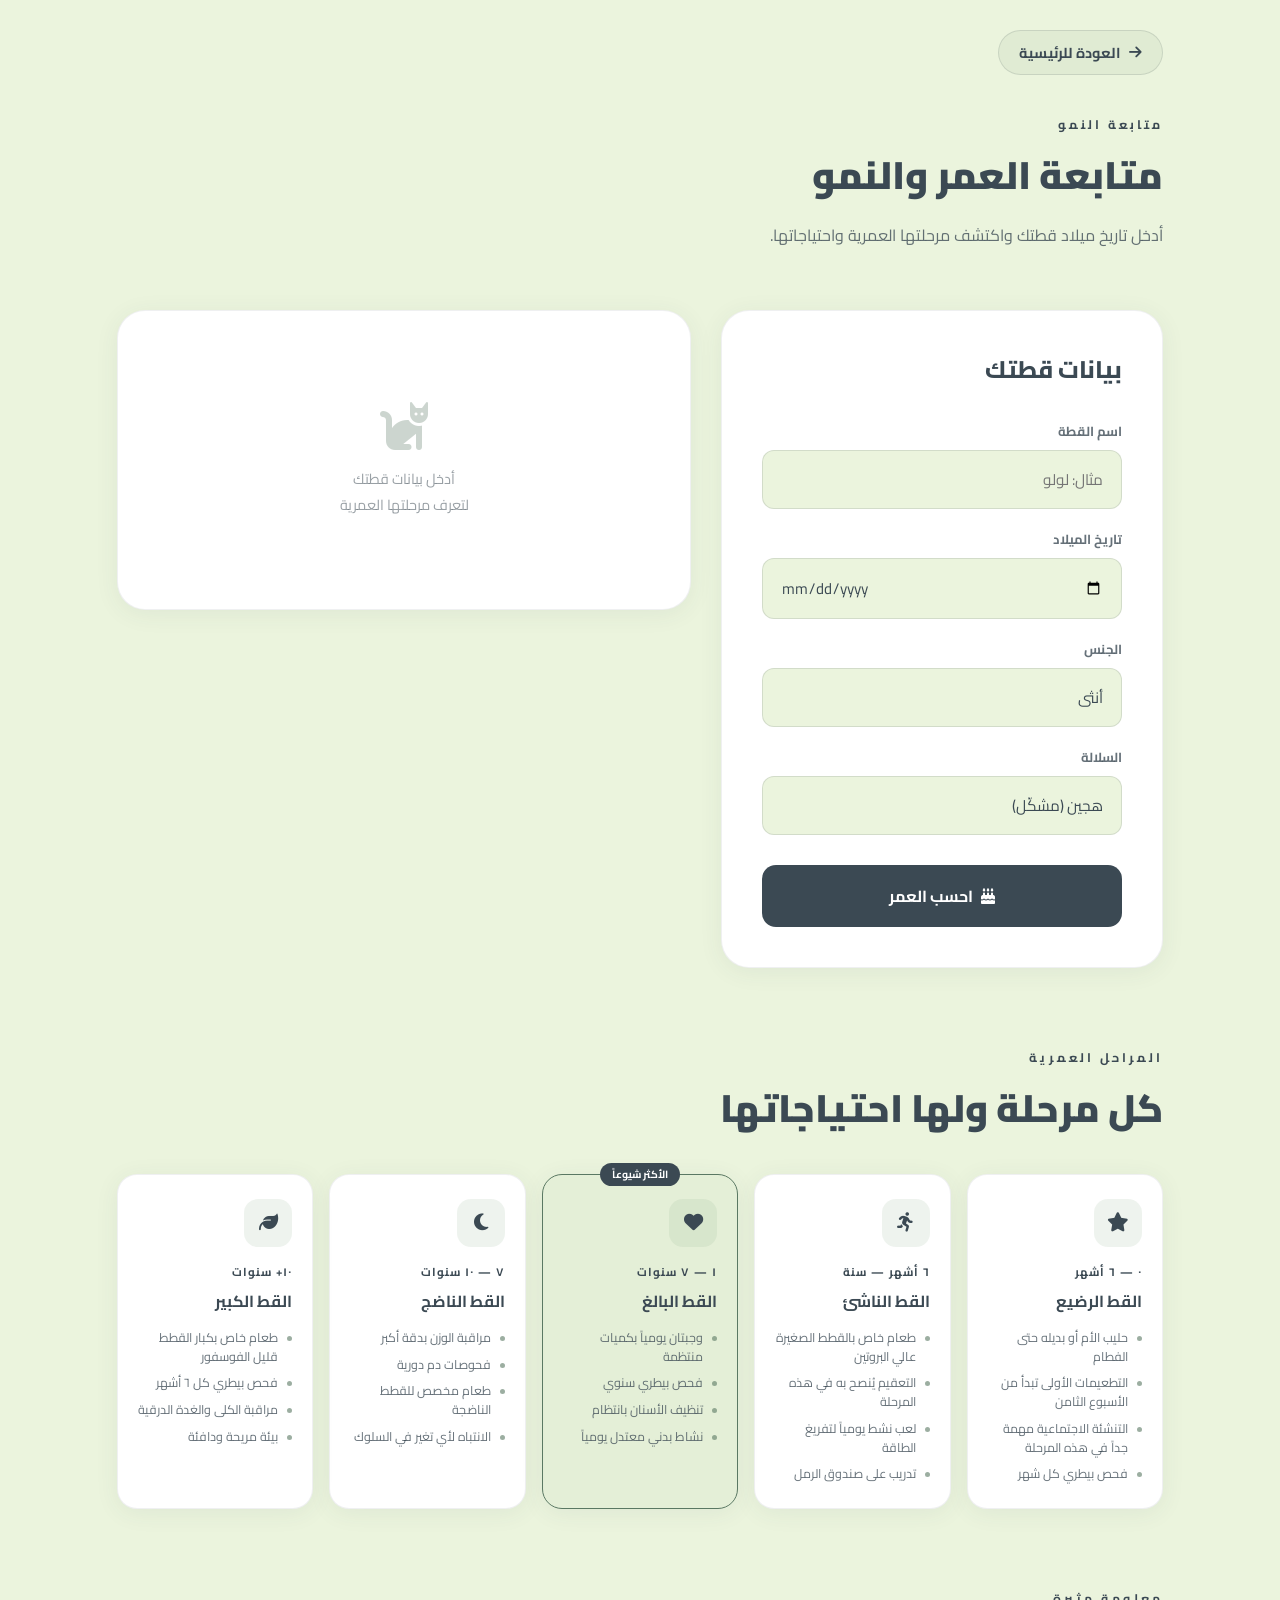
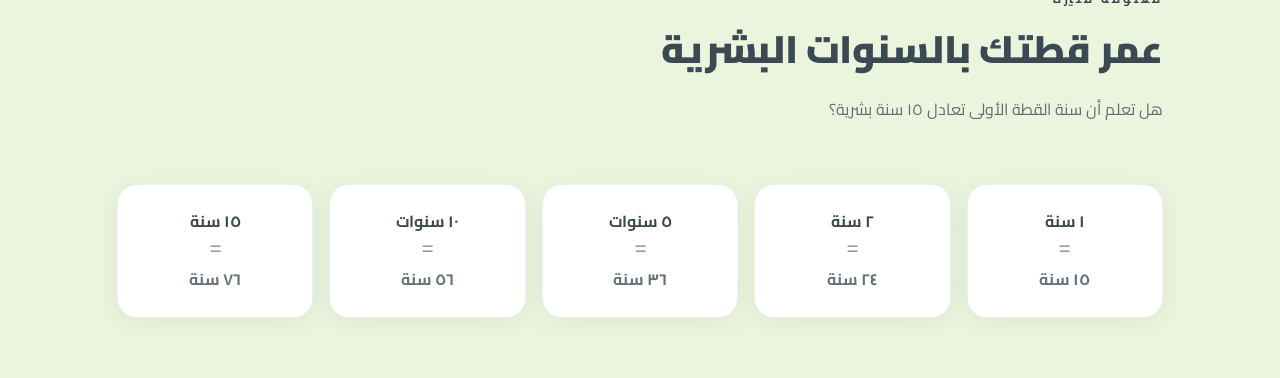
<file: age-tracker.html>
<!DOCTYPE html>
<html lang="ar" dir="rtl">
<head>
    <meta charset="UTF-8">
    <meta name="viewport" content="width=device-width, initial-scale=1.0">
    <title>متابعة العمر والنمو | MIAW</title>
    <link href="https://fonts.googleapis.com/css2?family=Cairo:wght@300;400;600;700;900&display=swap" rel="stylesheet">
    <link rel="stylesheet" href="https://cdnjs.cloudflare.com/ajax/libs/font-awesome/6.5.0/css/all.min.css">
    <link rel="stylesheet" href="css/style.css">
    <link rel="stylesheet" href="css/age-tracker.css">
</head>
<body style="padding-top: 30px;">

    <div class="container fade-up visible">

        <a href="index.html" class="back-btn">
            <i class="fas fa-arrow-right"></i> العودة للرئيسية
        </a>

        <header class="page-header">
            <div class="section-label">متابعة النمو</div>
            <h1 class="section-title">متابعة العمر <em>والنمو</em></h1>
            <p class="section-desc">أدخل تاريخ ميلاد قطتك واكتشف مرحلتها العمرية واحتياجاتها.</p>
        </header>

        <div class="age-layout">

            <div class="calc-box">
                <h3 class="calc-title">بيانات قطتك</h3>

                <div class="form-group">
                    <label class="form-label">اسم القطة</label>
                    <input type="text" class="form-input" id="cat-name" placeholder="مثال: لولو">
                </div>

                <div class="form-group">
                    <label class="form-label">تاريخ الميلاد</label>
                    <input type="date" class="form-input" id="cat-birthdate">
                </div>

                <div class="form-group">
                    <label class="form-label">الجنس</label>
                    <select class="form-select" id="cat-gender">
                        <option value="female">أنثى</option>
                        <option value="male">ذكر</option>
                    </select>
                </div>

                <div class="form-group">
                    <label class="form-label">السلالة</label>
                    <select class="form-select" id="cat-breed">
                        <option value="mixed">هجين (مشكّل)</option>
                        <option value="persian">فارسي</option>
                        <option value="siamese">سيامي</option>
                        <option value="british">بريطاني قصير الشعر</option>
                        <option value="maine">مين كون</option>
                        <option value="other">أخرى</option>
                    </select>
                </div>

                <button class="calc-btn" onclick="calculateAge()">
                    <i class="fas fa-birthday-cake"></i> احسب العمر
                </button>

                <div id="age-error" class="error-msg">رجاءً أدخل تاريخ الميلاد على الأقل</div>
            </div>

            <div class="age-result-box" id="age-result-box">
                <div class="age-placeholder">
                    <i class="fas fa-cat"></i>
                    <p>أدخل بيانات قطتك<br>لتعرف مرحلتها العمرية</p>
                </div>
            </div>

        </div>

        <div class="stages-section">
            <div class="section-label">المراحل العمرية</div>
            <h2 class="section-title">كل مرحلة ولها احتياجاتها</h2>

            <div class="stages-grid">

                <div class="stage-card">
                    <div class="stage-icon"><i class="fas fa-star"></i></div>
                    <div class="stage-age">٠ — ٦ أشهر</div>
                    <h3>القط الرضيع</h3>
                    <ul class="stage-list">
                        <li>حليب الأم أو بديله حتى الفطام</li>
                        <li>التطعيمات الأولى تبدأ من الأسبوع الثامن</li>
                        <li>التنشئة الاجتماعية مهمة جداً في هذه المرحلة</li>
                        <li>فحص بيطري كل شهر</li>
                    </ul>
                </div>

                <div class="stage-card">
                    <div class="stage-icon"><i class="fas fa-running"></i></div>
                    <div class="stage-age">٦ أشهر — سنة</div>
                    <h3>القط الناشئ</h3>
                    <ul class="stage-list">
                        <li>طعام خاص بالقطط الصغيرة عالي البروتين</li>
                        <li>التعقيم يُنصح به في هذه المرحلة</li>
                        <li>لعب نشط يومياً لتفريغ الطاقة</li>
                        <li>تدريب على صندوق الرمل</li>
                    </ul>
                </div>

                <div class="stage-card active-stage">
                    <div class="stage-icon"><i class="fas fa-heart"></i></div>
                    <div class="stage-age">١ — ٧ سنوات</div>
                    <h3>القط البالغ</h3>
                    <ul class="stage-list">
                        <li>وجبتان يومياً بكميات منتظمة</li>
                        <li>فحص بيطري سنوي</li>
                        <li>تنظيف الأسنان بانتظام</li>
                        <li>نشاط بدني معتدل يومياً</li>
                    </ul>
                </div>

                <div class="stage-card">
                    <div class="stage-icon"><i class="fas fa-moon"></i></div>
                    <div class="stage-age">٧ — ١٠ سنوات</div>
                    <h3>القط الناضج</h3>
                    <ul class="stage-list">
                        <li>مراقبة الوزن بدقة أكبر</li>
                        <li>فحوصات دم دورية</li>
                        <li>طعام مخصص للقطط الناضجة</li>
                        <li>الانتباه لأي تغير في السلوك</li>
                    </ul>
                </div>

                <div class="stage-card">
                    <div class="stage-icon"><i class="fas fa-leaf"></i></div>
                    <div class="stage-age">١٠+ سنوات</div>
                    <h3>القط الكبير</h3>
                    <ul class="stage-list">
                        <li>طعام خاص بكبار القطط قليل الفوسفور</li>
                        <li>فحص بيطري كل ٦ أشهر</li>
                        <li>مراقبة الكلى والغدة الدرقية</li>
                        <li>بيئة مريحة ودافئة</li>
                    </ul>
                </div>

            </div>
        </div>

        <div class="human-age-section">
            <div class="section-label">معلومة مثيرة</div>
            <h2 class="section-title">عمر قطتك بالسنوات البشرية</h2>
            <p class="section-desc">هل تعلم أن سنة القطة الأولى تعادل ١٥ سنة بشرية؟</p>

            <div class="human-age-grid">
                <div class="human-age-card">
                    <span class="cat-age-num">١ سنة</span>
                    <i class="fas fa-equals"></i>
                    <span class="human-age-num">١٥ سنة</span>
                </div>
                <div class="human-age-card">
                    <span class="cat-age-num">٢ سنة</span>
                    <i class="fas fa-equals"></i>
                    <span class="human-age-num">٢٤ سنة</span>
                </div>
                <div class="human-age-card">
                    <span class="cat-age-num">٥ سنوات</span>
                    <i class="fas fa-equals"></i>
                    <span class="human-age-num">٣٦ سنة</span>
                </div>
                <div class="human-age-card">
                    <span class="cat-age-num">١٠ سنوات</span>
                    <i class="fas fa-equals"></i>
                    <span class="human-age-num">٥٦ سنة</span>
                </div>
                <div class="human-age-card">
                    <span class="cat-age-num">١٥ سنة</span>
                    <i class="fas fa-equals"></i>
                    <span class="human-age-num">٧٦ سنة</span>
                </div>
            </div>
        </div>

    </div>

    <script>
        function calculateAge() {
            const birthdate = document.getElementById('cat-birthdate').value;
            const name      = document.getElementById('cat-name').value.trim() || 'قطتك';
            const errorEl   = document.getElementById('age-error');
            const resultBox = document.getElementById('age-result-box');

            if (!birthdate) {
                errorEl.style.display = 'block';
                return;
            }
            errorEl.style.display = 'none';

            const birth  = new Date(birthdate + 'T00:00:00');
            const now    = new Date();
            const diffMs = now - birth;

            if (diffMs < 0) {
                errorEl.textContent = 'تاريخ الميلاد لا يمكن أن يكون في المستقبل';
                errorEl.style.display = 'block';
                return;
            }

            const totalDays = Math.floor(diffMs / (1000 * 60 * 60 * 24));
            const years     = Math.floor(totalDays / 365);
            const months    = Math.floor((totalDays % 365) / 30);
            const days      = totalDays % 30;
            const humanAge  = toHumanAge(years, months);
            const stage     = getStage(years, months);
            const nextStage = getNextStage(years, months);

            resultBox.innerHTML = `
                <div class="result-header">
                    <div class="result-icon"><i class="fas ${stage.icon}"></i></div>
                    <div>
                        <h3 class="result-name">${name}</h3>
                        <span class="result-stage-badge" style="background:${stage.color}20; color:${stage.color}; border:1px solid ${stage.color}40;">
                            ${stage.label}
                        </span>
                    </div>
                </div>

                <div class="result-ages">
                    <div class="age-box">
                        <span class="age-box-num">
                            ${years > 0 ? years + ' سنة ' : ''}${months > 0 ? months + ' شهر' : ''}${years === 0 && months === 0 ? days + ' يوم' : ''}
                        </span>
                        <span class="age-box-label">العمر الحقيقي</span>
                    </div>
                    <div class="age-divider"><i class="fas fa-exchange-alt"></i></div>
                    <div class="age-box">
                        <span class="age-box-num">${humanAge} سنة</span>
                        <span class="age-box-label">بالسنوات البشرية</span>
                    </div>
                </div>

                <div class="result-tips">
                    <div class="result-tips-title"><i class="fas fa-lightbulb"></i> احتياجات هذه المرحلة</div>
                    <ul>
                        ${stage.tips.map(t => `<li>${t}</li>`).join('')}
                    </ul>
                </div>

                ${nextStage ? `
                <div class="next-stage">
                    <i class="fas fa-arrow-left"></i>
                    المرحلة القادمة: <strong>${nextStage}</strong>
                </div>` : `
                <div class="next-stage">
                    <i class="fas fa-crown"></i>
                    قطتك في أعلى مراحل العمر — اعتن بها جيداً
                </div>`}
            `;
            persistAgeForm();
        }

        var LS_AGE = 'bsees-age-tracker';

        function persistAgeForm() {
            try {
                localStorage.setItem(LS_AGE, JSON.stringify({
                    name: document.getElementById('cat-name').value,
                    birthdate: document.getElementById('cat-birthdate').value,
                    gender: document.getElementById('cat-gender').value,
                    breed: document.getElementById('cat-breed').value
                }));
            } catch (e) {}
        }

        function restoreAgeForm() {
            try {
                var raw = localStorage.getItem(LS_AGE);
                if (!raw) return;
                var d = JSON.parse(raw);
                if (d.name != null) document.getElementById('cat-name').value = d.name;
                if (d.birthdate) document.getElementById('cat-birthdate').value = d.birthdate;
                if (d.gender) document.getElementById('cat-gender').value = d.gender;
                if (d.breed) document.getElementById('cat-breed').value = d.breed;
                if (d.birthdate) {
                    document.getElementById('age-error').style.display = 'none';
                    calculateAge();
                }
            } catch (e) {}
        }

        document.addEventListener('DOMContentLoaded', function () {
            ['cat-name', 'cat-birthdate', 'cat-gender', 'cat-breed'].forEach(function (id) {
                var el = document.getElementById(id);
                el.addEventListener('input', persistAgeForm);
                el.addEventListener('change', persistAgeForm);
            });
            restoreAgeForm();
        });

        function toHumanAge(years, months) {
            const totalMonths = years * 12 + months;
            if (totalMonths <= 6)  return Math.round(totalMonths * 2.5);
            if (totalMonths <= 12) return Math.round(15 + (totalMonths - 6) * 1.5);
            if (years <= 2)        return Math.round(15 + (totalMonths - 6) * 1.5);
            return Math.round(24 + (years - 2) * 4);
        }

        function getStage(years, months) {
            const totalMonths = years * 12 + months;
            if (totalMonths < 6)  return {
                label: 'رضيع',
                icon: 'fa-star',
                color: '#90AB8B',
                tips: ['حليب الأم أو بديله حتى الفطام', 'التطعيمات الأولى من الأسبوع الثامن', 'التنشئة الاجتماعية مهمة جداً', 'فحص بيطري كل شهر']
            };
            if (totalMonths < 12) return {
                label: 'ناشئ',
                icon: 'fa-bolt',
                color: '#7d9a84',
                tips: ['طعام عالي البروتين للقطط الصغيرة', 'التعقيم يُنصح به في هذه المرحلة', 'لعب نشط يومياً لتفريغ الطاقة', 'تدريب على صندوق الرمل']
            };
            if (years < 7)        return {
                label: 'بالغ',
                icon: 'fa-heart',
                color: '#5A7863',
                tips: ['وجبتان يومياً بكميات منتظمة', 'فحص بيطري سنوي', 'تنظيف الأسنان بانتظام', 'نشاط بدني معتدل يومياً']
            };
            if (years < 10)       return {
                label: 'ناضج',
                icon: 'fa-moon',
                color: '#7d9a84',
                tips: ['مراقبة الوزن بدقة أكبر', 'فحوصات دم دورية', 'طعام مخصص للقطط الناضجة', 'الانتباه لأي تغير في السلوك']
            };
            return {
                label: 'كبير',
                icon: 'fa-leaf',
                color: '#90AB8B',
                tips: ['طعام قليل الفوسفور لكبار القطط', 'فحص بيطري كل ٦ أشهر', 'مراقبة الكلى والغدة الدرقية', 'بيئة دافئة ومريحة']
            };
        }

        function getNextStage(years, months) {
            const totalMonths = years * 12 + months;
            if (totalMonths < 6)  return 'القط الناشئ (٦ أشهر)';
            if (totalMonths < 12) return 'القط البالغ (سنة)';
            if (years < 7)        return 'القط الناضج (٧ سنوات)';
            if (years < 10)       return 'القط الكبير (١٠ سنوات)';
            return null;
        }
    </script>

</body>
</html>
</file>
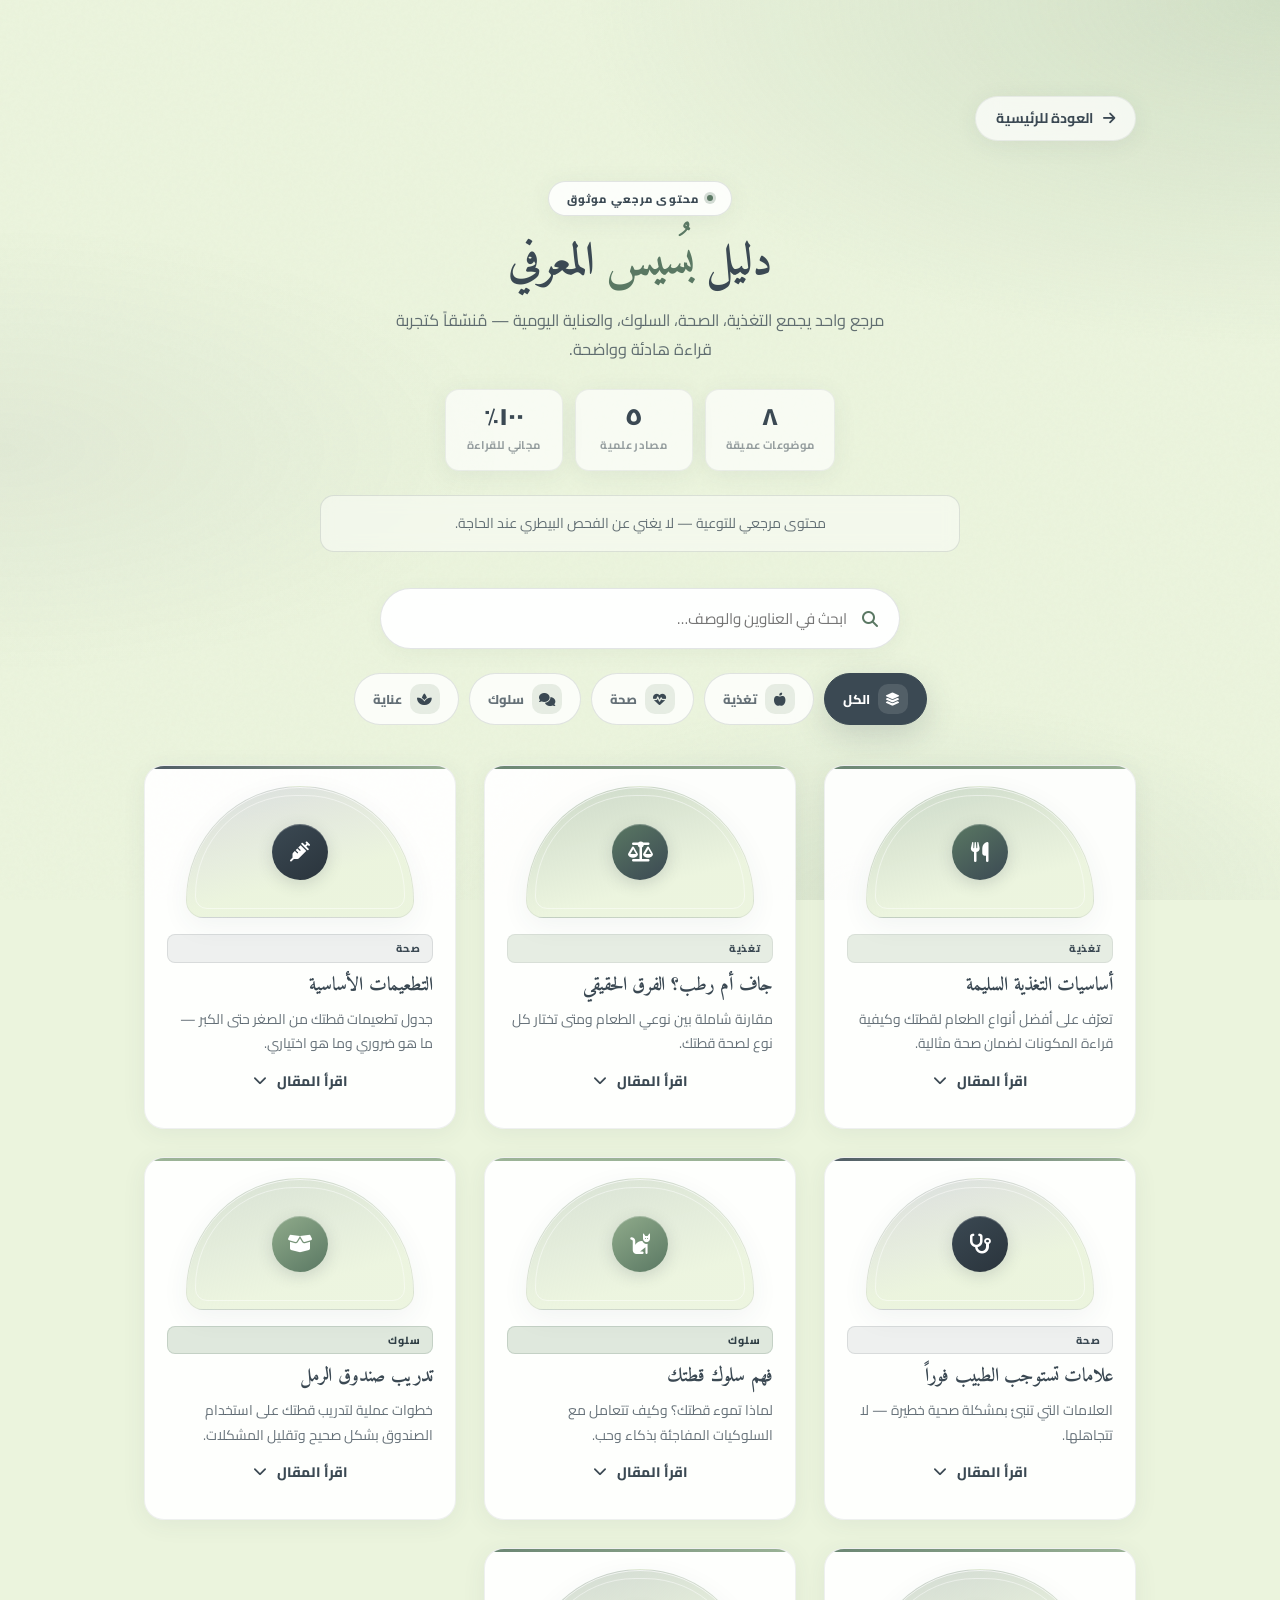
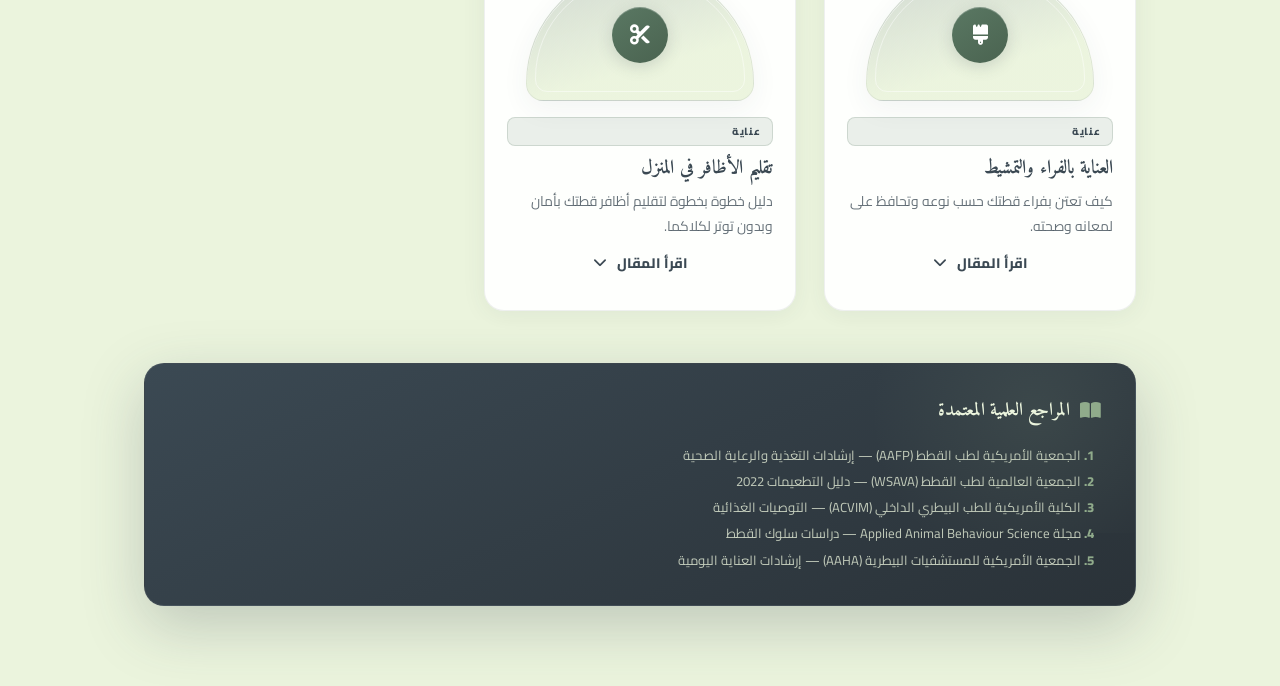
<file: guide.html>
<!DOCTYPE html>
<html lang="ar" dir="rtl">
<head>
    <meta charset="UTF-8">
    <meta name="viewport" content="width=device-width, initial-scale=1.0">
    <title>بُسيس | الدليل المعرفي</title>
    <link href="https://fonts.googleapis.com/css2?family=Amiri:wght@400;700&family=Cairo:wght@300;400;600;700;900&display=swap" rel="stylesheet">
    <link rel="stylesheet" href="https://cdnjs.cloudflare.com/ajax/libs/font-awesome/6.5.0/css/all.min.css">
    <link rel="stylesheet" href="css/style.css">
    <link rel="stylesheet" href="css/guide.css">
</head>
<body class="guide-body">

<div class="guide-bg" aria-hidden="true"></div>

<main class="guide-main">

    <a href="index.html" class="guide-back"><i class="fas fa-arrow-right"></i> العودة للرئيسية</a>

    <header class="guide-hero">
        <div class="guide-hero-badge">محتوى مرجعي موثوق</div>
        <h1>دليل <em>بُسيس</em> المعرفي</h1>
        <p class="guide-hero-lead">مرجع واحد يجمع التغذية، الصحة، السلوك، والعناية اليومية — مُنسّقاً كتجربة قراءة هادئة وواضحة.</p>
        <div class="guide-hero-metrics" aria-hidden="true">
            <div class="guide-metric">
                <span class="guide-metric-num">٨</span>
                <span class="guide-metric-label">موضوعات عميقة</span>
            </div>
            <div class="guide-metric">
                <span class="guide-metric-num">٥</span>
                <span class="guide-metric-label">مصادر علمية</span>
            </div>
            <div class="guide-metric">
                <span class="guide-metric-num">١٠٠٪</span>
                <span class="guide-metric-label">مجاني للقراءة</span>
            </div>
        </div>
    </header>

    <p class="guide-strip">محتوى مرجعي للتوعية — لا يغني عن الفحص البيطري عند الحاجة.</p>

    <div class="guide-toolbar">
        <div class="guide-search">
            <i class="fas fa-search guide-search-icon"></i>
            <input type="text" class="guide-search-input" id="searchInput" placeholder="ابحث في العناوين والوصف…" oninput="filterCards()" autocomplete="off">
        </div>

        <div class="guide-cats">
            <button type="button" class="guide-cat active" onclick="filterCat('all', this)"><span class="guide-cat-ico"><i class="fas fa-layer-group"></i></span> الكل</button>
            <button type="button" class="guide-cat" onclick="filterCat('nutrition', this)"><span class="guide-cat-ico"><i class="fas fa-apple-whole"></i></span> تغذية</button>
            <button type="button" class="guide-cat" onclick="filterCat('health', this)"><span class="guide-cat-ico"><i class="fas fa-heart-pulse"></i></span> صحة</button>
            <button type="button" class="guide-cat" onclick="filterCat('behavior', this)"><span class="guide-cat-ico"><i class="fas fa-comments"></i></span> سلوك</button>
            <button type="button" class="guide-cat" onclick="filterCat('care', this)"><span class="guide-cat-ico"><i class="fas fa-spa"></i></span> عناية</button>
        </div>
    </div>

    <div class="guide-grid" id="guideGrid">

        <article class="guide-card reveal-ready" data-cat="nutrition" data-title="أساسيات التغذية السليمة لقطتك">
            <div class="guide-card-inner">
                <div class="guide-card-archwrap">
                    <div class="guide-card-arch guide-card-arch--nutrition">
                        <div class="guide-card-mark nutrition"><i class="fas fa-utensils" aria-hidden="true"></i></div>
                    </div>
                </div>
                <span class="guide-cat-badge">تغذية</span>
                <h3 class="guide-card-title">أساسيات التغذية السليمة</h3>
                <p class="guide-card-desc">تعرّف على أفضل أنواع الطعام لقطتك وكيفية قراءة المكونات لضمان صحة مثالية.</p>
                <div class="guide-card-body" id="art1" style="display:none" hidden>
                    <h4>ما الذي تحتاجه قطتك فعلاً؟</h4>
                    <p>القطط حيوانات آكلة للحوم بشكل صارم (Obligate Carnivores)، تحتاج إلى بروتين حيواني عالي الجودة. تأكد أن المكوّن الأول في طعامها هو لحم حقيقي — مثل دجاج أو سمك أو لحم بقر.</p>
                    <ul class="guide-list">
                        <li><strong>البروتين:</strong> أساس وجبة القطة، لا تقل عن 30% في الطعام الجاف</li>
                        <li><strong>الدهون الصحية:</strong> ضرورية للفراء اللامع وصحة الجلد</li>
                        <li><strong>التورين:</strong> حمض أميني لا تستطيع القطة تصنيعه — ضروري لصحة القلب والعيون</li>
                        <li><strong>الماء:</strong> الطعام الرطب يوفر حوالي 70% من احتياج القطة للماء</li>
                    </ul>
                    <div class="guide-warning"><i class="fas fa-exclamation-triangle"></i> <strong>تجنب:</strong> البصل، الثوم، العنب، الشوكولاتة، والكافيين — جميعها سامة للقطط.</div>
                    <p class="guide-ref"><i class="fas fa-graduation-cap"></i> المصدر: الجمعية الأمريكية لطب القطط (AAFP)</p>
                </div>
                <button type="button" class="guide-read-btn" onclick="toggleArticle('art1', this)" aria-expanded="false"><span>اقرأ المقال</span> <i class="fas fa-chevron-down"></i></button>
            </div>
        </article>

        <article class="guide-card reveal-ready" data-cat="nutrition" data-title="الفرق بين الطعام الجاف والرطب">
            <div class="guide-card-inner">
                <div class="guide-card-archwrap">
                    <div class="guide-card-arch guide-card-arch--nutrition">
                        <div class="guide-card-mark nutrition"><i class="fas fa-scale-balanced" aria-hidden="true"></i></div>
                    </div>
                </div>
                <span class="guide-cat-badge">تغذية</span>
                <h3 class="guide-card-title">جاف أم رطب؟ الفرق الحقيقي</h3>
                <p class="guide-card-desc">مقارنة شاملة بين نوعي الطعام ومتى تختار كل نوع لصحة قطتك.</p>
                <div class="guide-card-body" id="art2" style="display:none" hidden>
                    <div class="guide-compare">
                        <div class="compare-col">
                            <h4><i class="fas fa-box"></i> الطعام الجاف</h4>
                            <ul class="guide-list">
                                <li>اقتصادي وسهل التخزين</li>
                                <li>يساعد على تنظيف الأسنان</li>
                                <li>مناسب للإبقاء طوال اليوم</li>
                                <li>محتوى ماء منخفض (10%)</li>
                                <li>قد يحتوي على نشويات زائدة</li>
                            </ul>
                        </div>
                        <div class="compare-col">
                            <h4><i class="fas fa-droplet"></i> الطعام الرطب</h4>
                            <ul class="guide-list">
                                <li>محتوى ماء عالٍ (70-80%)</li>
                                <li>بروتين أعلى وكربوهيدرات أقل</li>
                                <li>أكثر جاذبية للقطط عادة</li>
                                <li>أغلى ثمناً</li>
                                <li>يفسد سريعاً بعد الفتح</li>
                            </ul>
                        </div>
                    </div>
                    <p>التوصية البيطرية: المزج بين النوعين يعطي أفضل النتائج — رطب صباحاً وجاف مساءً.</p>
                    <p class="guide-ref"><i class="fas fa-graduation-cap"></i> المصدر: الكلية الأمريكية للطب البيطري الداخلي (ACVIM)</p>
                </div>
                <button type="button" class="guide-read-btn" onclick="toggleArticle('art2', this)" aria-expanded="false"><span>اقرأ المقال</span> <i class="fas fa-chevron-down"></i></button>
            </div>
        </article>

        <article class="guide-card reveal-ready" data-cat="health" data-title="التطعيمات الأساسية للقطط">
            <div class="guide-card-inner">
                <div class="guide-card-archwrap">
                    <div class="guide-card-arch guide-card-arch--health">
                        <div class="guide-card-mark health"><i class="fas fa-syringe" aria-hidden="true"></i></div>
                    </div>
                </div>
                <span class="guide-cat-badge health">صحة</span>
                <h3 class="guide-card-title">التطعيمات الأساسية</h3>
                <p class="guide-card-desc">جدول تطعيمات قطتك من الصغر حتى الكبر — ما هو ضروري وما هو اختياري.</p>
                <div class="guide-card-body" id="art3" style="display:none" hidden>
                    <h4>التطعيمات الأساسية (Core Vaccines)</h4>
                    <div class="guide-table">
                        <div class="guide-table-row header"><span>التطعيم</span><span>العمر الأول</span><span>التكرار</span></div>
                        <div class="guide-table-row"><span>الثلاثي (FVRCP)</span><span>٦-٨ أسابيع</span><span>كل ٣ سنوات</span></div>
                        <div class="guide-table-row"><span>داء الكلب (Rabies)</span><span>١٢ أسبوع</span><span>سنوياً أو ٣ سنوات</span></div>
                        <div class="guide-table-row"><span>لوكيميا القطط (FeLV)</span><span>٨ أسابيع</span><span>سنوياً للقطط الخارجية</span></div>
                    </div>
                    <div class="guide-warning"><i class="fas fa-info-circle"></i> القطط داخل المنزل لا تزال بحاجة للتطعيمات — الفيروسات يمكن أن تنتقل عبر الملابس والأحذية.</div>
                    <p class="guide-ref"><i class="fas fa-graduation-cap"></i> المصدر: الجمعية العالمية لطب القطط (WSAVA)</p>
                </div>
                <button type="button" class="guide-read-btn" onclick="toggleArticle('art3', this)" aria-expanded="false"><span>اقرأ المقال</span> <i class="fas fa-chevron-down"></i></button>
            </div>
        </article>

        <article class="guide-card reveal-ready" data-cat="health" data-title="علامات تحتاج زيارة الطبيب البيطري فوراً">
            <div class="guide-card-inner">
                <div class="guide-card-archwrap">
                    <div class="guide-card-arch guide-card-arch--health">
                        <div class="guide-card-mark health"><i class="fas fa-stethoscope" aria-hidden="true"></i></div>
                    </div>
                </div>
                <span class="guide-cat-badge health">صحة</span>
                <h3 class="guide-card-title">علامات تستوجب الطبيب فوراً</h3>
                <p class="guide-card-desc">العلامات التي تنبئ بمشكلة صحية خطيرة — لا تتجاهلها.</p>
                <div class="guide-card-body" id="art4" style="display:none" hidden>
                    <h4>اذهب لطوارئ بيطرية إذا لاحظت:</h4>
                    <ul class="guide-list emergency">
                        <li>صعوبة في التنفس أو فتح الفم للتنفس</li>
                        <li>عدم القدرة على التبول لأكثر من 12 ساعة</li>
                        <li>تشنجات أو فقدان الوعي</li>
                        <li>نزيف مستمر أو بلع جسم غريب</li>
                        <li>الإغماء أو عدم الاستجابة للمس</li>
                        <li>التقيؤ أو الإسهال المتكرر لأكثر من 24 ساعة</li>
                    </ul>
                    <h4>راقب واستشر البيطري إذا:</h4>
                    <ul class="guide-list">
                        <li>قلة الشهية لأكثر من يومين</li>
                        <li>شرب الماء بكميات غير معتادة</li>
                        <li>فقدان الوزن المفاجئ</li>
                        <li>تغير في سلوك صندوق الرمل</li>
                    </ul>
                    <p class="guide-ref"><i class="fas fa-graduation-cap"></i> المصدر: الجمعية الأمريكية لطب القطط (AAFP)</p>
                </div>
                <button type="button" class="guide-read-btn" onclick="toggleArticle('art4', this)" aria-expanded="false"><span>اقرأ المقال</span> <i class="fas fa-chevron-down"></i></button>
            </div>
        </article>

        <article class="guide-card reveal-ready" data-cat="behavior" data-title="فهم سلوك القطط وتفسير المواء">
            <div class="guide-card-inner">
                <div class="guide-card-archwrap">
                    <div class="guide-card-arch guide-card-arch--behavior">
                        <div class="guide-card-mark behavior"><i class="fas fa-cat" aria-hidden="true"></i></div>
                    </div>
                </div>
                <span class="guide-cat-badge behavior">سلوك</span>
                <h3 class="guide-card-title">فهم سلوك قطتك</h3>
                <p class="guide-card-desc">لماذا تموء قطتك؟ وكيف تتعامل مع السلوكيات المفاجئة بذكاء وحب.</p>
                <div class="guide-card-body" id="art5" style="display:none" hidden>
                    <h4>تفسير لغة المواء</h4>
                    <div class="guide-table">
                        <div class="guide-table-row header"><span>نوع المواء</span><span>المعنى المحتمل</span></div>
                        <div class="guide-table-row"><span>قصير وخفيف</span><span>تحية أو طلب انتباه</span></div>
                        <div class="guide-table-row"><span>طويل ومستمر</span><span>جوع أو احتياج لشيء ما</span></div>
                        <div class="guide-table-row"><span>عالٍ ومفاجئ</span><span>ألم أو خوف</span></div>
                        <div class="guide-table-row"><span>غناء (Trill)</span><span>فرح وترحيب</span></div>
                        <div class="guide-table-row"><span>خرخرة (Purr)</span><span>ارتياح — وأحياناً ألم أو توتر</span></div>
                    </div>
                    <h4>لغة الجسد</h4>
                    <ul class="guide-list">
                        <li>ذيل مرفوع = سعادة وثقة</li>
                        <li>أذنان مسطحتان خلف = خوف أو عدوانية</li>
                        <li>رمشة بطيئة = ثقة وحب (ردّ عليها برمشة بطيئة)</li>
                        <li>البطن للأعلى = ثقة كاملة — لكن ليس دعوة للمداعبة دائماً</li>
                    </ul>
                    <p class="guide-ref"><i class="fas fa-graduation-cap"></i> المصدر: مجلة Applied Animal Behaviour Science</p>
                </div>
                <button type="button" class="guide-read-btn" onclick="toggleArticle('art5', this)" aria-expanded="false"><span>اقرأ المقال</span> <i class="fas fa-chevron-down"></i></button>
            </div>
        </article>

        <article class="guide-card reveal-ready" data-cat="behavior" data-title="تعليم القطة استخدام صندوق الرمل">
            <div class="guide-card-inner">
                <div class="guide-card-archwrap">
                    <div class="guide-card-arch guide-card-arch--behavior">
                        <div class="guide-card-mark behavior"><i class="fas fa-box-open" aria-hidden="true"></i></div>
                    </div>
                </div>
                <span class="guide-cat-badge behavior">سلوك</span>
                <h3 class="guide-card-title">تدريب صندوق الرمل</h3>
                <p class="guide-card-desc">خطوات عملية لتدريب قطتك على استخدام الصندوق بشكل صحيح وتقليل المشكلات.</p>
                <div class="guide-card-body" id="art6" style="display:none" hidden>
                    <h4>القاعدة الذهبية: صندوق لكل قطة + واحد إضافي</h4>
                    <ul class="guide-list">
                        <li><strong>الموقع:</strong> هادئ، بعيد عن الطعام والماء، سهل الوصول</li>
                        <li><strong>النوع:</strong> مفتوح أفضل للكثير من القطط — المغلق قد يسبب توتراً</li>
                        <li><strong>الرمل:</strong> عمق 5-7 سم، رمل غير معطر أو خفيف العطر</li>
                        <li><strong>التنظيف:</strong> يومياً للفضلات، أسبوعياً للرمل كاملاً</li>
                    </ul>
                    <div class="guide-warning"><i class="fas fa-info-circle"></i> إذا أخطأت القطة خارج الصندوق — لا عقاب. راجع نظافة الصندوق أو استشر بيطرياً لاستبعاد مشكلة طبية.</div>
                    <p class="guide-ref"><i class="fas fa-graduation-cap"></i> المصدر: American Animal Hospital Association (AAHA)</p>
                </div>
                <button type="button" class="guide-read-btn" onclick="toggleArticle('art6', this)" aria-expanded="false"><span>اقرأ المقال</span> <i class="fas fa-chevron-down"></i></button>
            </div>
        </article>

        <article class="guide-card reveal-ready" data-cat="care" data-title="العناية بفراء القطة وتمشيطه">
            <div class="guide-card-inner">
                <div class="guide-card-archwrap">
                    <div class="guide-card-arch guide-card-arch--care">
                        <div class="guide-card-mark care"><i class="fas fa-brush" aria-hidden="true"></i></div>
                    </div>
                </div>
                <span class="guide-cat-badge care">عناية</span>
                <h3 class="guide-card-title">العناية بالفراء والتمشيط</h3>
                <p class="guide-card-desc">كيف تعتن بفراء قطتك حسب نوعه وتحافظ على لمعانه وصحته.</p>
                <div class="guide-card-body" id="art7" style="display:none" hidden>
                    <div class="guide-table">
                        <div class="guide-table-row header"><span>نوع الفراء</span><span>التمشيط</span><span>الاستحمام</span></div>
                        <div class="guide-table-row"><span>قصير</span><span>مرة أسبوعياً</span><span>كل 4-6 أسابيع</span></div>
                        <div class="guide-table-row"><span>متوسط</span><span>مرتان أسبوعياً</span><span>كل 3-4 أسابيع</span></div>
                        <div class="guide-table-row"><span>طويل (فارسي)</span><span>يومياً</span><span>كل 2-3 أسابيع</span></div>
                    </div>
                    <h4>نصائح التمشيط</h4>
                    <ul class="guide-list">
                        <li>ابدأ من الرأس للذيل باتجاه نمو الشعر</li>
                        <li>استخدم مشطاً ناعماً لتفادي جرح الجلد</li>
                        <li>التمشيط المنتظم يقلل من كرات الشعر في المعدة</li>
                        <li>تحقق من وجود قمل أو علامات جلدية غير طبيعية</li>
                    </ul>
                </div>
                <button type="button" class="guide-read-btn" onclick="toggleArticle('art7', this)" aria-expanded="false"><span>اقرأ المقال</span> <i class="fas fa-chevron-down"></i></button>
            </div>
        </article>

        <article class="guide-card reveal-ready" data-cat="care" data-title="تقليم أظافر القطة في المنزل">
            <div class="guide-card-inner">
                <div class="guide-card-archwrap">
                    <div class="guide-card-arch guide-card-arch--care">
                        <div class="guide-card-mark care"><i class="fas fa-scissors" aria-hidden="true"></i></div>
                    </div>
                </div>
                <span class="guide-cat-badge care">عناية</span>
                <h3 class="guide-card-title">تقليم الأظافر في المنزل</h3>
                <p class="guide-card-desc">دليل خطوة بخطوة لتقليم أظافر قطتك بأمان وبدون توتر لكلاكما.</p>
                <div class="guide-card-body" id="art8" style="display:none" hidden>
                    <h4>الأدوات التي تحتاجها</h4>
                    <ul class="guide-list">
                        <li>مقص أظافر خاص للقطط (لا تستخدم مقص البشر)</li>
                        <li>مسحوق إيقاف النزيف (Styptic Powder) للطوارئ</li>
                        <li>مكافآت صغيرة لتحفيز القطة</li>
                    </ul>
                    <h4>الخطوات</h4>
                    <ol class="guide-list" style="list-style: decimal; padding-right: 20px;">
                        <li>دع القطة تشم الأداة أولاً</li>
                        <li>اضغط برفقاً على كفّها لإظهار المخلب</li>
                        <li>قص الجزء الشفاف فقط — تجنب الجزء الوردي (Quick)</li>
                        <li>إذا نزف المخلب، اضغط بمسحوق الإيقاف</li>
                        <li>كافئ قطتك بعد كل مخلب</li>
                    </ol>
                    <div class="guide-warning"><i class="fas fa-info-circle"></i> كل 3-4 أسابيع هو الجدول المثالي لمعظم القطط المنزلية.</div>
                </div>
                <button type="button" class="guide-read-btn" onclick="toggleArticle('art8', this)" aria-expanded="false"><span>اقرأ المقال</span> <i class="fas fa-chevron-down"></i></button>
            </div>
        </article>

    </div>

    <div class="guide-empty" id="guideEmpty" style="display:none;" role="status">
        <i class="fas fa-search" aria-hidden="true"></i>
        <p>لا توجد نتائج مطابقة — جرّب كلمات أخرى أو أزل التصفية</p>
    </div>

    <section class="guide-refs">
        <h2 class="guide-refs-title"><i class="fas fa-book-open" aria-hidden="true"></i> المراجع العلمية المعتمدة</h2>
        <ol class="guide-refs-list">
            <li>الجمعية الأمريكية لطب القطط (AAFP) — إرشادات التغذية والرعاية الصحية</li>
            <li>الجمعية العالمية لطب القطط (WSAVA) — دليل التطعيمات 2022</li>
            <li>الكلية الأمريكية للطب البيطري الداخلي (ACVIM) — التوصيات الغذائية</li>
            <li>مجلة Applied Animal Behaviour Science — دراسات سلوك القطط</li>
            <li>الجمعية الأمريكية للمستشفيات البيطرية (AAHA) — إرشادات العناية اليومية</li>
        </ol>
    </section>

</main>

<script>
function toggleArticle(id, btn) {
    const body = document.getElementById(id);
    const isOpen = body.style.display !== 'none' && !body.hasAttribute('hidden');
    if (isOpen) {
        body.style.display = 'none';
        body.setAttribute('hidden', '');
        btn.innerHTML = '<span>اقرأ المقال</span> <i class="fas fa-chevron-down"></i>';
        btn.classList.remove('open');
        btn.setAttribute('aria-expanded', 'false');
    } else {
        body.style.display = 'block';
        body.removeAttribute('hidden');
        btn.innerHTML = '<span>إغلاق</span> <i class="fas fa-chevron-up"></i>';
        btn.classList.add('open');
        btn.setAttribute('aria-expanded', 'true');
    }
}

function filterCat(cat, btn) {
    document.querySelectorAll('.guide-cat').forEach(b => b.classList.remove('active'));
    btn.classList.add('active');
    document.querySelectorAll('.guide-card').forEach(card => {
        card.style.display = (cat === 'all' || card.dataset.cat === cat) ? '' : 'none';
    });
    checkEmpty();
}

function filterCards() {
    const q = document.getElementById('searchInput').value.trim().toLowerCase();
    document.querySelectorAll('.guide-card').forEach(card => {
        const title = card.dataset.title.toLowerCase();
        const desc  = card.querySelector('.guide-card-desc').textContent.toLowerCase();
        card.style.display = (!q || title.includes(q) || desc.includes(q)) ? '' : 'none';
    });
    checkEmpty();
}

function checkEmpty() {
    const visible = [...document.querySelectorAll('.guide-card')].some(c => c.style.display !== 'none');
    document.getElementById('guideEmpty').style.display = visible ? 'none' : 'block';
}

document.addEventListener('DOMContentLoaded', function () {
    const obs = new IntersectionObserver((entries) => {
        entries.forEach(e => {
            if (e.isIntersecting) {
                e.target.classList.add('reveal-in');
                obs.unobserve(e.target);
            }
        });
    }, { threshold: 0.08, rootMargin: '0px 0px -40px 0px' });
    document.querySelectorAll('.guide-card.reveal-ready').forEach(el => obs.observe(el));
});
</script>

</body>
</html>
</file>
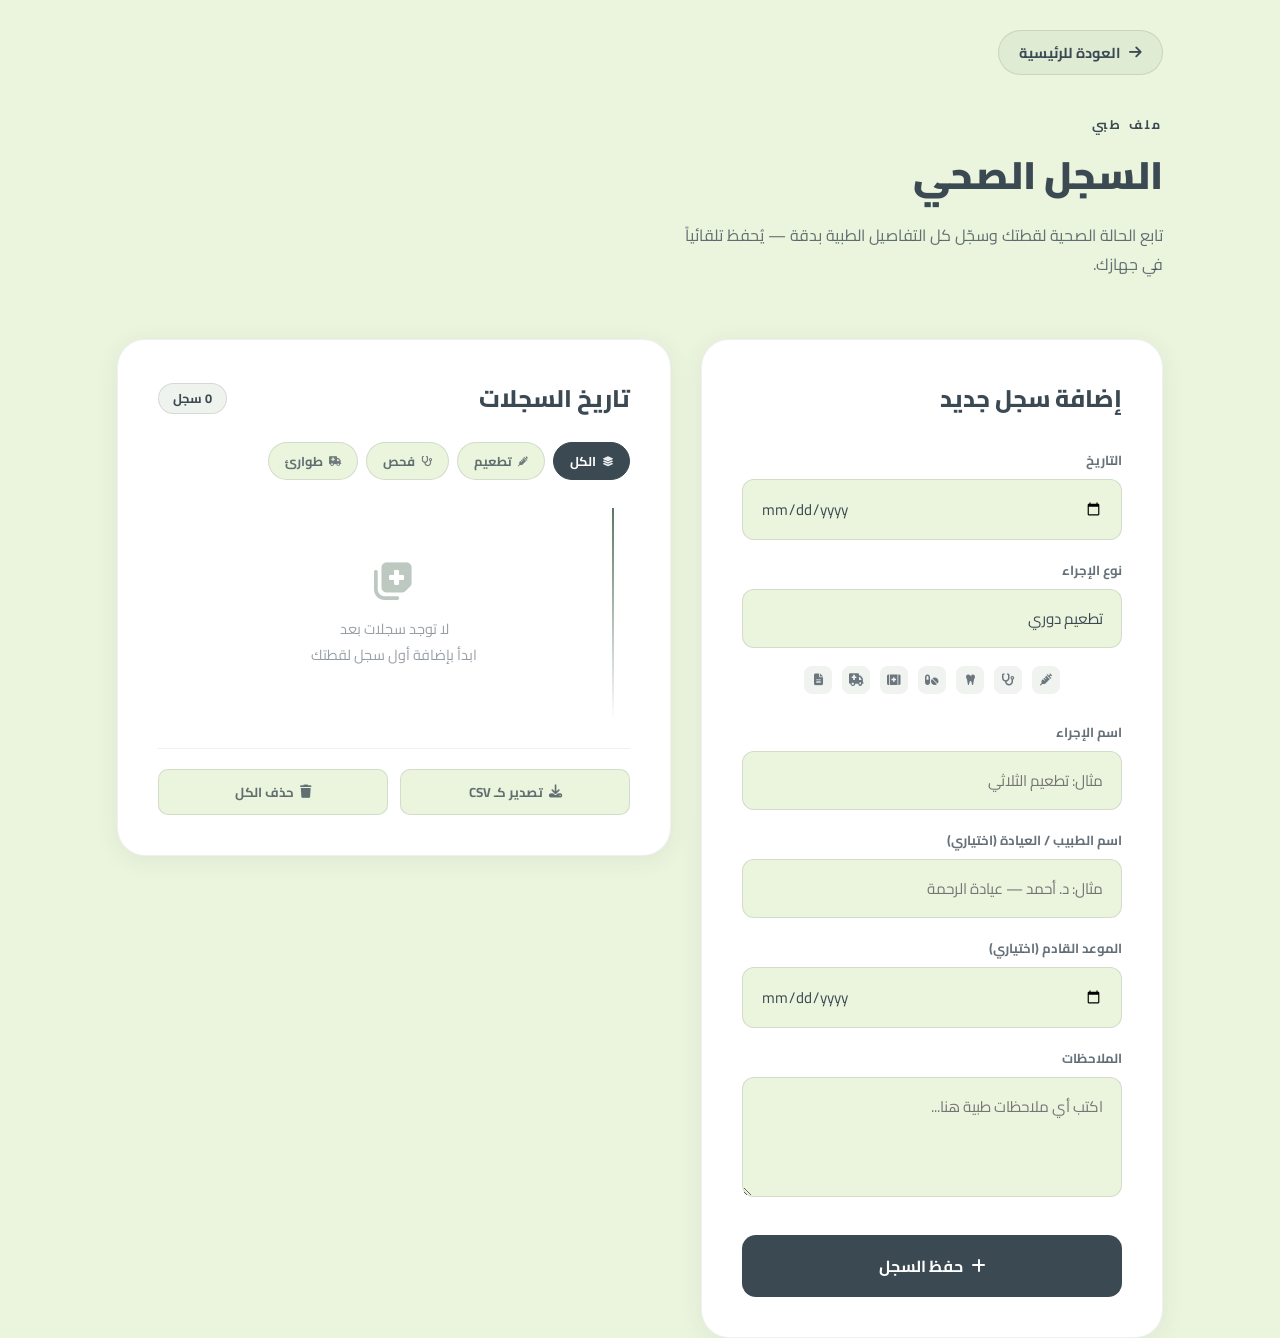
<file: health-record.html>
<!DOCTYPE html>
<html lang="ar" dir="rtl">
<head>
    <meta charset="UTF-8">
    <meta name="viewport" content="width=device-width, initial-scale=1.0">
    <title>السجل الصحي | بُسيس</title>
    <link href="https://fonts.googleapis.com/css2?family=Cairo:wght@300;400;600;700;900&display=swap" rel="stylesheet">
    <link rel="stylesheet" href="https://cdnjs.cloudflare.com/ajax/libs/font-awesome/6.5.0/css/all.min.css">
    <link rel="stylesheet" href="css/style.css">
</head>
<body style="padding-top: 30px;">

<div class="container fade-up visible">

    <a href="index.html" class="back-btn"><i class="fas fa-arrow-right"></i> العودة للرئيسية</a>

    <header class="page-header">
        <div class="section-label">ملف طبي</div>
        <h1 class="section-title">السجل <em>الصحي</em></h1>
        <p class="section-desc">تابع الحالة الصحية لقطتك وسجّل كل التفاصيل الطبية بدقة — يُحفظ تلقائياً في جهازك.</p>
    </header>

    <div class="record-layout">

        <div class="calc-box">
            <h3 class="calc-title">إضافة سجل جديد</h3>

            <div class="form-group">
                <label class="form-label">التاريخ</label>
                <input type="date" class="form-input" id="rec-date">
            </div>
            <div class="form-group">
                <label class="form-label">نوع الإجراء</label>
                    <select class="form-select" id="rec-type">
                    <option value="vaccine">تطعيم دوري</option>
                    <option value="checkup">فحص عام</option>
                    <option value="dental">تنظيف أسنان</option>
                    <option value="medication">دواء أو علاج</option>
                    <option value="surgery">عملية أو إجراء</option>
                    <option value="emergency">طوارئ</option>
                    <option value="other">أخرى</option>
                </select>
                <div class="record-type-key" aria-hidden="true">
                    <span title="تطعيم"><i class="fas fa-syringe"></i></span>
                    <span title="فحص"><i class="fas fa-stethoscope"></i></span>
                    <span title="أسنان"><i class="fas fa-tooth"></i></span>
                    <span title="دواء"><i class="fas fa-pills"></i></span>
                    <span title="إجراء"><i class="fas fa-kit-medical"></i></span>
                    <span title="طوارئ"><i class="fas fa-truck-medical"></i></span>
                    <span title="أخرى"><i class="fas fa-file-lines"></i></span>
                </div>
            </div>
            <div class="form-group">
                <label class="form-label">اسم الإجراء</label>
                <input type="text" class="form-input" id="rec-title" placeholder="مثال: تطعيم الثلاثي">
            </div>
            <div class="form-group">
                <label class="form-label">اسم الطبيب / العيادة (اختياري)</label>
                <input type="text" class="form-input" id="rec-doctor" placeholder="مثال: د. أحمد — عيادة الرحمة">
            </div>
            <div class="form-group">
                <label class="form-label">الموعد القادم (اختياري)</label>
                <input type="date" class="form-input" id="rec-next">
            </div>
            <div class="form-group">
                <label class="form-label">الملاحظات</label>
                <textarea class="form-input contact-textarea" id="rec-notes" placeholder="اكتب أي ملاحظات طبية هنا..."></textarea>
            </div>

            <button class="calc-btn" onclick="addRecord()">
                <i class="fas fa-plus"></i> حفظ السجل
            </button>

            <div id="success-msg" class="success-msg">
                <i class="fas fa-check-circle"></i> تم حفظ السجل بنجاح
            </div>
        </div>

        <div class="history-box">
            <div class="history-header">
                <h3 class="calc-title" style="margin-bottom:0;">تاريخ السجلات</h3>
                <span class="records-count" id="records-count">0 سجل</span>
            </div>

            <!-- FILTER -->
            <div class="record-filter" id="recordFilter">
                <button type="button" class="filter-btn active" onclick="filterRecords('all',this)"><i class="fas fa-layer-group"></i> الكل</button>
                <button type="button" class="filter-btn" onclick="filterRecords('vaccine',this)"><i class="fas fa-syringe"></i> تطعيم</button>
                <button type="button" class="filter-btn" onclick="filterRecords('checkup',this)"><i class="fas fa-stethoscope"></i> فحص</button>
                <button type="button" class="filter-btn" onclick="filterRecords('emergency',this)"><i class="fas fa-truck-medical"></i> طوارئ</button>
            </div>

            <div class="timeline" id="timeline"></div>

            <div class="export-row">
                <button class="export-btn" onclick="exportCSV()"><i class="fas fa-download"></i> تصدير كـ CSV</button>
                <button class="export-btn danger" onclick="clearAll()"><i class="fas fa-trash"></i> حذف الكل</button>
            </div>
        </div>

    </div>
</div>

<script>
const typeLabels = {
    vaccine:    { label: '<i class="fas fa-syringe" aria-hidden="true"></i> تطعيم دوري', csv: 'تطعيم دوري', cls: 'badge-vaccine' },
    checkup:    { label: '<i class="fas fa-stethoscope" aria-hidden="true"></i> فحص عام', csv: 'فحص عام', cls: 'badge-checkup' },
    dental:     { label: '<i class="fas fa-tooth" aria-hidden="true"></i> تنظيف أسنان', csv: 'تنظيف أسنان', cls: 'badge-dental' },
    medication: { label: '<i class="fas fa-pills" aria-hidden="true"></i> دواء', csv: 'دواء', cls: 'badge-checkup' },
    surgery:    { label: '<i class="fas fa-kit-medical" aria-hidden="true"></i> إجراء', csv: 'إجراء', cls: 'badge-dental' },
    emergency:  { label: '<i class="fas fa-truck-medical" aria-hidden="true"></i> طوارئ', csv: 'طوارئ', cls: 'badge-emergency' },
    other:      { label: '<i class="fas fa-file-lines" aria-hidden="true"></i> أخرى', csv: 'أخرى', cls: 'badge-checkup' }
};

let currentFilter = 'all';

function formatDate(val) {
    if (!val) return '';
    const d = new Date(val + 'T00:00:00');
    return d.toLocaleDateString('ar-SA', { year: 'numeric', month: 'long', day: 'numeric' });
}

function loadRecords() { return JSON.parse(localStorage.getItem('bsees-health-records') || '[]'); }
function saveRecords(r) { localStorage.setItem('bsees-health-records', JSON.stringify(r)); }

function renderAll() {
    const records  = loadRecords();
    const timeline = document.getElementById('timeline');
    const countEl  = document.getElementById('records-count');
    const filtered = currentFilter === 'all' ? records : records.filter(r => r.type === currentFilter);

    countEl.textContent = records.length + ' سجل';
    timeline.innerHTML  = '';

    if (filtered.length === 0) {
        timeline.innerHTML = `<div class="empty-state"><i class="fas fa-notes-medical"></i><p>${records.length===0 ? 'لا توجد سجلات بعد<br>ابدأ بإضافة أول سجل لقطتك' : 'لا توجد سجلات في هذا التصنيف'}</p></div>`;
        return;
    }

    filtered.forEach((rec, idx) => {
        const realIdx = records.indexOf(rec);
        const info = typeLabels[rec.type] || typeLabels.other;
        const item = document.createElement('div');
        item.className = 'timeline-item';
        item.innerHTML = `
            <div class="timeline-item-header">
                <span class="timeline-badge ${info.cls}">${info.label}</span>
                <button class="delete-btn" onclick="deleteRecord(${realIdx})" title="حذف"><i class="fas fa-trash-alt"></i></button>
            </div>
            <span class="date">${formatDate(rec.date)}</span>
            <h4>${rec.title}</h4>
            ${rec.doctor ? `<p class="rec-doctor"><i class="fas fa-user-md"></i> ${rec.doctor}</p>` : ''}
            ${rec.notes  ? `<p>${rec.notes}</p>` : ''}
            ${rec.next   ? `<div class="next-appt"><i class="fas fa-calendar-alt"></i> الموعد القادم: <strong>${formatDate(rec.next)}</strong></div>` : ''}
        `;
        timeline.appendChild(item);
    });
}

function filterRecords(type, btn) {
    currentFilter = type;
    document.querySelectorAll('.filter-btn').forEach(b => b.classList.remove('active'));
    btn.classList.add('active');
    renderAll();
}

function addRecord() {
    const date   = document.getElementById('rec-date').value;
    const type   = document.getElementById('rec-type').value;
    const title  = document.getElementById('rec-title').value.trim();
    const notes  = document.getElementById('rec-notes').value.trim();
    const doctor = document.getElementById('rec-doctor').value.trim();
    const next   = document.getElementById('rec-next').value;

    if (!date || !title) { alert('رجاءً أدخل التاريخ والعنوان على الأقل'); return; }

    const records = loadRecords();
    records.unshift({ date, type, title, notes, doctor, next });
    saveRecords(records);
    renderAll();

    ['rec-date','rec-title','rec-notes','rec-doctor','rec-next'].forEach(id => document.getElementById(id).value = '');

    const msg = document.getElementById('success-msg');
    msg.classList.add('show');
    setTimeout(() => msg.classList.remove('show'), 3000);
}

function deleteRecord(index) {
    if (!confirm('هل تريد حذف هذا السجل؟')) return;
    const records = loadRecords();
    records.splice(index, 1);
    saveRecords(records);
    renderAll();
}

function clearAll() {
    if (!confirm('هل أنت متأكد من حذف جميع السجلات؟ لا يمكن التراجع عن هذا الإجراء.')) return;
    localStorage.removeItem('bsees-health-records');
    renderAll();
}

function exportCSV() {
    const records = loadRecords();
    if (!records.length) { alert('لا توجد سجلات للتصدير'); return; }
    let csv = 'التاريخ,النوع,العنوان,الطبيب,الموعد القادم,الملاحظات\n';
    records.forEach(r => {
        const t = typeLabels[r.type] || typeLabels.other;
        csv += `"${r.date}","${t.csv}","${r.title}","${r.doctor||''}","${r.next||''}","${r.notes||''}"\n`;
    });
    const a = document.createElement('a');
    a.href = 'data:text/csv;charset=utf-8,' + encodeURIComponent('\uFEFF' + csv);
    a.download = 'السجل-الصحي-للقط.csv';
    a.click();
}

renderAll();
</script>

<style>
.record-filter { display:flex; gap:8px; flex-wrap:wrap; margin-bottom:20px; }
.filter-btn { display:inline-flex; align-items:center; gap:6px; background:var(--bg-main); border:1.5px solid var(--border); border-radius:20px; padding:6px 16px; font-family:'Cairo',sans-serif; font-size:0.8rem; font-weight:700; color:var(--text-soft); cursor:pointer; transition:all 0.3s; }
.filter-btn.active, .filter-btn:hover { background:var(--text-main); color:var(--white); border-color:var(--text-main); }
.rec-doctor { font-size:0.78rem; color:var(--accent-dark); display:flex; align-items:center; gap:6px; margin-bottom:4px; }
.next-appt { background:rgba(144,171,139,0.12); border:1px solid var(--border); border-radius:8px; padding:8px 12px; font-size:0.78rem; color:var(--text-soft); margin-top:8px; display:flex; align-items:center; gap:6px; }
.record-type-key { display:flex; flex-wrap:wrap; gap:10px; justify-content:center; margin-top:10px; padding:8px 0; opacity:0.75; }
.record-type-key span { display:inline-flex; align-items:center; justify-content:center; width:28px; height:28px; border-radius:8px; background:rgba(144,171,139,0.18); color:var(--accent-dark); font-size:0.75rem; }
.filter-btn i { font-size:0.78em; opacity:0.9; }
.export-row { display:flex; gap:12px; margin-top:20px; padding-top:20px; border-top:1px solid var(--border-soft); }
.export-btn { flex:1; background:var(--bg-main); border:1.5px solid var(--border); border-radius:10px; padding:10px; font-family:'Cairo',sans-serif; font-size:0.82rem; font-weight:700; color:var(--text-soft); cursor:pointer; transition:all 0.3s; display:flex; align-items:center; justify-content:center; gap:6px; }
.export-btn:hover { background:var(--accent-dark); color:var(--white); border-color:var(--accent-dark); }
.export-btn.danger:hover { background:#3B4953; border-color:#3B4953; }
</style>
</body>
</html>
</file>
<file: css/style.css>
@import url('https://fonts.googleapis.com/css2?family=Cairo:wght@300;400;600;700;900&display=swap');

:root {
    --bg-main:     #EBF4DD;
    --bg-card:     #E2ECD8;
    --bg-soft:     rgba(59, 73, 83, 0.06);
    --accent:      #5A7863;
    --accent-light:#90AB8B;
    --accent-dark: #3B4953;
    --text-main:   #3B4953;
    --text-soft:   rgba(59, 73, 83, 0.78);
    --text-muted:  rgba(59, 73, 83, 0.52);
    --white:       #FFFFFF;
    --border:      rgba(59, 73, 83, 0.14);
    --border-soft: rgba(59, 73, 83, 0.08);
    --shadow:      0 4px 24px rgba(59, 73, 83, 0.07);
    --shadow-lg:   0 12px 48px rgba(59, 73, 83, 0.11);
    --danger:      #b3261e;
    --danger-soft: rgba(179, 38, 30, 0.1);
    --danger-border: rgba(179, 38, 30, 0.35);
}

* { margin: 0; padding: 0; box-sizing: border-box; }

html { scroll-behavior: smooth; }

body {
    font-family: 'Cairo', sans-serif;
    background: var(--bg-main);
    color: var(--text-main);
    overflow-x: hidden;
    direction: rtl;
    line-height: 1.6;
}

nav {
    position: fixed;
    top: 0;
    width: 100%;
    z-index: 1000;
    padding: 18px 6%;
    display: flex;
    justify-content: space-between;
    align-items: center;
    background: rgba(235, 244, 221, 0.92);
    backdrop-filter: blur(16px);
    border-bottom: 1px solid var(--border-soft);
}

.logo {
    font-size: 1.6rem;
    font-weight: 900;
    letter-spacing: 3px;
    color: var(--text-main);
}

.logo span { color: var(--accent); }

.nav-links {
    display: flex;
    gap: 35px;
    list-style: none;
}

.nav-links a {
    color: var(--text-soft);
    text-decoration: none;
    font-size: 0.9rem;
    font-weight: 600;
    transition: color 0.3s;
}

.nav-links a:hover { color: var(--accent-dark); }

.nav-cta {
    background: var(--text-main);
    color: var(--white);
    padding: 10px 28px;
    border-radius: 30px;
    text-decoration: none;
    font-size: 0.9rem;
    font-weight: 700;
    transition: all 0.3s;
}

.nav-cta:hover {
    background: var(--accent);
    transform: translateY(-1px);
}

.hero {
    min-height: 100vh;
    display: grid;
    grid-template-columns: 1fr 1fr;
    align-items: center;
    padding: 100px 6% 60px;
    gap: 60px;
    background: var(--bg-main);
    overflow: hidden;
    position: relative;
}

.hero::before {
    content: '';
    position: absolute;
    top: -200px;
    left: -200px;
    width: 600px;
    height: 600px;
    background: radial-gradient(circle, rgba(144,171,139,0.15) 0%, transparent 70%);
    pointer-events: none;
}

.hero-content {
    position: relative;
    z-index: 2;
}

.hero-image-col {
    position: relative;
    display: flex;
    justify-content: center;
    align-items: center;
}

.hero-img-wrap {
    position: relative;
    width: 100%;
    max-width: 520px;
}

.hero-img-wrap img {
    width: 100%;
    height: 520px;
    object-fit: cover;
    border-radius: 40% 60% 55% 45% / 45% 40% 60% 55%;
    display: block;
    box-shadow: var(--shadow-lg);
    animation: morphShape 8s ease-in-out infinite;
}

@keyframes morphShape {
    0%, 100% { border-radius: 40% 60% 55% 45% / 45% 40% 60% 55%; }
    33%       { border-radius: 55% 45% 40% 60% / 60% 55% 45% 40%; }
    66%       { border-radius: 45% 55% 60% 40% / 55% 60% 40% 45%; }
}

.hero-img-badge {
    position: absolute;
    bottom: 40px;
    right: -20px;
    background: var(--white);
    border: 1px solid var(--border-soft);
    border-radius: 20px;
    padding: 14px 18px;
    display: flex;
    align-items: center;
    gap: 12px;
    box-shadow: var(--shadow-lg);
    animation: floatBadge 5s ease-in-out infinite;
}

@keyframes floatBadge {
    0%, 100% { transform: translateY(0); }
    50%       { transform: translateY(-8px); }
}

.hero-img-badge i {
    font-size: 1.4rem;
    color: var(--accent);
    background: rgba(144,171,139,0.15);
    width: 42px;
    height: 42px;
    border-radius: 12px;
    display: flex;
    align-items: center;
    justify-content: center;
}

.hero-img-badge strong {
    display: block;
    font-size: 0.88rem;
    font-weight: 700;
    color: var(--text-main);
}

.hero-img-badge span {
    font-size: 0.75rem;
    color: var(--text-muted);
}

.hero-img-pill {
    position: absolute;
    top: 30px;
    left: -10px;
    background: var(--text-main);
    color: var(--white);
    font-size: 0.78rem;
    font-weight: 700;
    padding: 10px 18px;
    border-radius: 30px;
    display: flex;
    align-items: center;
    gap: 8px;
    box-shadow: var(--shadow);
    animation: floatPill 6s ease-in-out infinite;
}

@keyframes floatPill {
    0%, 100% { transform: translateY(0); }
    50%       { transform: translateY(-6px); }
}

.hero-img-pill i { color: var(--accent); font-size: 0.85rem; }

.hero-tag {
    display: inline-flex;
    align-items: center;
    gap: 8px;
    background: rgba(144,171,139,0.2);
    border: 1px solid var(--border);
    padding: 6px 16px;
    border-radius: 20px;
    font-size: 0.8rem;
    color: var(--accent-dark);
    margin-bottom: 30px;
    letter-spacing: 1px;
    font-weight: 700;
}

.hero-tag i { font-size: 12px; }

.hero h1 {
    font-size: clamp(2.8rem, 5vw, 4.5rem);
    font-weight: 900;
    line-height: 1.15;
    margin-bottom: 25px;
    color: var(--text-main);
}

.hero h1 em {
    font-style: normal;
    color: var(--accent-dark);
}

.hero p {
    font-size: 1.1rem;
    color: var(--text-soft);
    line-height: 1.8;
    max-width: 500px;
    margin-bottom: 40px;
}

.hero-buttons {
    display: flex;
    gap: 16px;
    flex-wrap: wrap;
    align-items: center;
}

.btn-main {
    background: var(--text-main);
    color: var(--white);
    padding: 16px 36px;
    border-radius: 50px;
    text-decoration: none;
    font-weight: 700;
    font-size: 1rem;
    transition: all 0.3s;
    display: inline-flex;
    align-items: center;
    gap: 10px;
    box-shadow: var(--shadow);
}

.btn-main:hover {
    background: var(--accent-dark);
    transform: translateY(-2px);
    box-shadow: var(--shadow-lg);
}

.btn-ghost {
    color: var(--text-soft);
    text-decoration: none;
    font-size: 0.9rem;
    font-weight: 600;
    display: inline-flex;
    align-items: center;
    gap: 8px;
    transition: color 0.3s;
}

.btn-ghost:hover { color: var(--accent-dark); }

.stats-bar {
    display: flex;
    gap: 32px;
    margin-top: 50px;
    flex-wrap: wrap;
}

.stat-item { text-align: center; }

.stat-num {
    font-size: 2rem;
    font-weight: 900;
    color: var(--accent-dark);
    display: block;
    line-height: 1;
}

.stat-label {
    font-size: 0.75rem;
    color: var(--text-muted);
    margin-top: 4px;
}

.why-section {
    padding: 120px 6%;
    background: var(--bg-card);
    position: relative;
    overflow: hidden;
}

.why-section::before {
    content: '';
    position: absolute;
    top: 0; left: 0; right: 0;
    height: 1px;
    background: linear-gradient(90deg, transparent, var(--accent), transparent);
}

.section-label {
    color: var(--accent-dark);
    font-size: 0.78rem;
    letter-spacing: 3px;
    font-weight: 700;
    text-transform: uppercase;
    margin-bottom: 16px;
}

.section-title {
    font-size: clamp(1.8rem, 3vw, 2.8rem);
    font-weight: 900;
    line-height: 1.3;
    max-width: 550px;
    margin-bottom: 20px;
    color: var(--text-main);
}

.section-title em {
    font-style: normal;
    color: var(--accent-dark);
}

.section-desc {
    color: var(--text-soft);
    font-size: 1rem;
    line-height: 1.8;
    max-width: 500px;
    margin-bottom: 60px;
}

.why-layout {
    display: grid;
    grid-template-columns: 1fr 1fr;
    gap: 40px;
    align-items: center;
}

.why-video-col { transition-delay: 0.2s; }

.video-box {
    position: relative;
    border-radius: 24px;
    overflow: hidden;
    aspect-ratio: 4/3;
    background: var(--bg-soft);
    border: 1px solid var(--border);
    box-shadow: var(--shadow);
}

.video-box-inner {
    width: 100%;
    height: 100%;
    display: flex;
    align-items: center;
    justify-content: center;
    flex-direction: column;
    gap: 16px;
    background: linear-gradient(135deg, rgba(144,171,139,0.2), rgba(144,171,139,0.12));
}

.video-cat-icon {
    font-size: 4rem;
    color: var(--accent);
    opacity: 0.5;
}

.video-placeholder-text {
    font-size: 0.9rem;
    color: var(--text-muted);
    text-align: center;
    padding: 0 20px;
}

.play-btn {
    position: absolute;
    bottom: 20px;
    left: 20px;
    background: var(--white);
    border: 1px solid var(--border);
    width: 52px;
    height: 52px;
    border-radius: 50%;
    display: flex;
    align-items: center;
    justify-content: center;
    color: var(--text-main);
    font-size: 1rem;
    cursor: pointer;
    transition: all 0.3s;
    box-shadow: var(--shadow);
}

.play-btn:hover { background: var(--accent); color: var(--white); }

.reasons-grid {
    display: grid;
    grid-template-columns: 1fr 1fr;
    gap: 16px;
}

.reason-card {
    background: var(--white);
    border: 1px solid var(--border-soft);
    border-radius: 20px;
    padding: 28px 24px;
    transition: all 0.4s;
    box-shadow: var(--shadow);
}

.reason-card:hover {
    border-color: var(--accent);
    transform: translateY(-4px);
    box-shadow: var(--shadow-lg);
}

.reason-num {
    font-size: 2.5rem;
    font-weight: 900;
    color: var(--accent);
    opacity: 0.5;
    line-height: 1;
    margin-bottom: 12px;
}

.reason-title {
    font-size: 1.05rem;
    font-weight: 700;
    margin-bottom: 8px;
    color: var(--text-main);
}

.reason-desc {
    font-size: 0.83rem;
    color: var(--text-muted);
    line-height: 1.7;
}

.services-section {
    padding: 120px 6%;
    background: var(--bg-main);
}

.services-header {
    display: flex;
    justify-content: space-between;
    align-items: flex-end;
    margin-bottom: 60px;
}

.services-title { margin-bottom: 0; }

.services-all-link {
    color: var(--accent-dark);
    font-size: 0.9rem;
    font-weight: 600;
    text-decoration: none;
    display: flex;
    align-items: center;
    gap: 8px;
}

.services-grid-new {
    display: grid;
    grid-template-columns: repeat(3, 1fr);
    gap: 24px;
}

.service-card {
    background: var(--white);
    border: 1px solid var(--border-soft);
    border-radius: 24px;
    padding: 40px 32px;
    transition: all 0.4s;
    position: relative;
    overflow: hidden;
    cursor: pointer;
    box-shadow: var(--shadow);
}

.service-card::after {
    content: '';
    position: absolute;
    bottom: 0; left: 0; right: 0;
    height: 3px;
    background: linear-gradient(90deg, var(--accent), var(--accent-dark));
    transform: scaleX(0);
    transform-origin: right;
    transition: transform 0.4s;
}

.service-card:hover::after {
    transform: scaleX(1);
    transform-origin: left;
}

.service-card:hover {
    transform: translateY(-8px);
    border-color: var(--accent);
    box-shadow: var(--shadow-lg);
}

.service-icon {
    width: 60px;
    height: 60px;
    background: rgba(144,171,139,0.15);
    border-radius: 16px;
    display: flex;
    align-items: center;
    justify-content: center;
    font-size: 1.5rem;
    color: var(--accent-dark);
    margin-bottom: 28px;
}

.service-card h3 {
    font-size: 1.2rem;
    font-weight: 700;
    margin-bottom: 14px;
    color: var(--text-main);
}

.service-card p {
    font-size: 0.88rem;
    color: var(--text-soft);
    line-height: 1.8;
}

.service-link {
    display: inline-flex;
    align-items: center;
    gap: 8px;
    color: var(--accent-dark);
    font-size: 0.85rem;
    font-weight: 700;
    text-decoration: none;
    margin-top: 24px;
    opacity: 0;
    transform: translateX(10px);
    transition: all 0.3s;
}

.service-card:hover .service-link {
    opacity: 1;
    transform: translateX(0);
}

a.service-link {
    color: var(--accent-dark);
    text-decoration: none;
}

a.service-link:hover { color: var(--text-main); }

.calc-section {
    padding: 120px 6%;
    background: var(--bg-card);
    position: relative;
    overflow: hidden;
}

.calc-section::before {
    content: '';
    position: absolute;
    top: 0; left: 0; right: 0;
    height: 1px;
    background: linear-gradient(90deg, transparent, var(--accent), transparent);
}

.calc-layout {
    display: grid;
    grid-template-columns: 1fr 1fr;
    gap: 60px;
    align-items: center;
}

.calc-note {
    font-size: 0.85rem;
    color: var(--text-muted);
    line-height: 1.9;
    margin-top: 16px;
}

.calc-box {
    background: var(--white);
    border: 1px solid var(--border-soft);
    border-radius: 28px;
    padding: 40px;
    box-shadow: var(--shadow);
}

.calc-title {
    font-size: 1.5rem;
    font-weight: 800;
    margin-bottom: 32px;
    color: var(--text-main);
}

.form-group { margin-bottom: 20px; }

.sr-only {
    position: absolute;
    width: 1px;
    height: 1px;
    padding: 0;
    margin: -1px;
    overflow: hidden;
    clip: rect(0, 0, 0, 0);
    white-space: nowrap;
    border: 0;
}

.label-optional {
    font-weight: 600;
    color: var(--text-muted);
    font-size: 0.88em;
}

.field-hint {
    font-size: 0.8rem;
    color: var(--text-muted);
    margin-top: 8px;
    line-height: 1.6;
}

.field-hint-warn {
    color: var(--accent-dark);
}

.field-hint-warn i {
    margin-inline-end: 6px;
    color: var(--accent);
}

.field-error-msg {
    display: block;
    font-size: 0.8rem;
    font-weight: 700;
    color: var(--danger);
    margin-top: 8px;
    line-height: 1.5;
}

.field-error-msg[hidden] {
    display: none !important;
}

.form-input.is-invalid,
.form-select.is-invalid {
    border-color: var(--danger) !important;
    background: #fff8f7;
    box-shadow: 0 0 0 1px var(--danger-soft);
}

.form-input.is-invalid:focus,
.form-select.is-invalid:focus {
    border-color: var(--danger) !important;
    background: var(--white);
}

.calc-error-banner,
.contact-error-banner {
    font-size: 0.88rem;
    font-weight: 700;
    color: var(--danger);
    background: var(--danger-soft);
    border: 1px solid var(--danger-border);
    border-radius: 12px;
    padding: 12px 14px;
    margin-bottom: 18px;
    line-height: 1.5;
}

.calc-error-banner[hidden],
.contact-error-banner[hidden] {
    display: none !important;
}

.weight-mode-row {
    display: flex;
    flex-wrap: wrap;
    gap: 10px;
    margin-bottom: 12px;
}

.weight-mode-btn {
    flex: 1;
    min-width: 140px;
    font-family: 'Cairo', sans-serif;
    font-size: 0.82rem;
    font-weight: 700;
    padding: 10px 12px;
    border-radius: 12px;
    border: 1.5px solid var(--border);
    background: var(--bg-main);
    color: var(--text-soft);
    cursor: pointer;
    transition: border-color 0.25s, background 0.25s, color 0.25s;
}

.weight-mode-btn:hover {
    border-color: var(--accent);
    color: var(--text-main);
}

.weight-mode-btn.active {
    border-color: var(--accent-dark);
    background: rgba(144, 171, 139, 0.2);
    color: var(--text-main);
}

.weight-block {
    margin-top: 4px;
}

.weight-chips {
    display: flex;
    flex-wrap: wrap;
    align-items: center;
    gap: 8px;
    margin-top: 12px;
}

.weight-chips-label {
    font-size: 0.78rem;
    font-weight: 700;
    color: var(--text-muted);
}

.weight-chip {
    font-family: 'Cairo', sans-serif;
    font-size: 0.78rem;
    font-weight: 700;
    padding: 6px 12px;
    border-radius: 999px;
    border: 1px solid var(--border);
    background: var(--white);
    color: var(--text-main);
    cursor: pointer;
    transition: border-color 0.2s, background 0.2s;
}

.weight-chip:hover {
    border-color: var(--accent);
    background: rgba(144, 171, 139, 0.12);
}

.form-label {
    display: block;
    font-size: 0.82rem;
    color: var(--text-soft);
    margin-bottom: 8px;
    font-weight: 700;
}

.form-input,
.form-select {
    width: 100%;
    background: var(--bg-main);
    border: 1.5px solid var(--border);
    border-radius: 12px;
    padding: 14px 18px;
    color: var(--text-main);
    font-family: 'Cairo', sans-serif;
    font-size: 0.95rem;
    outline: none;
    transition: border-color 0.3s;
    appearance: none;
}

.form-input:focus,
.form-select:focus {
    border-color: var(--accent-dark);
    background: var(--white);
}

.form-select option { background: var(--white); color: var(--text-main); }

.contact-textarea {
    resize: vertical;
    min-height: 120px;
}

.calc-btn {
    width: 100%;
    background: var(--text-main);
    color: var(--white);
    border: none;
    padding: 16px;
    border-radius: 14px;
    font-family: 'Cairo', sans-serif;
    font-size: 1rem;
    font-weight: 700;
    cursor: pointer;
    transition: all 0.3s;
    margin-top: 10px;
    display: inline-flex;
    align-items: center;
    justify-content: center;
    gap: 8px;
}

.calc-btn:hover {
    background: var(--accent-dark);
    transform: translateY(-1px);
}

.calc-result {
    margin-top: 24px;
    background: rgba(144,171,139,0.12);
    border: 1px solid var(--border);
    border-radius: 16px;
    padding: 20px 24px;
    display: none;
}

.calc-result.show { display: block; }

.result-label {
    font-size: 0.8rem;
    color: var(--accent-dark);
    font-weight: 700;
}

.result-value {
    font-size: 2rem;
    font-weight: 900;
    color: var(--text-main);
    margin-top: 4px;
}

.result-note {
    font-size: 0.75rem;
    color: var(--text-muted);
    margin-top: 8px;
}

.tips-section {
    padding: 120px 6%;
    background: var(--bg-main);
}

.tips-grid {
    display: grid;
    grid-template-columns: repeat(4, 1fr);
    gap: 20px;
    margin-top: 60px;
}

.tip-card {
    background: var(--white);
    border: 1px solid var(--border-soft);
    border-radius: 20px;
    padding: 28px 24px;
    transition: all 0.4s;
    box-shadow: var(--shadow);
}

.tip-card:hover {
    border-color: var(--accent);
    transform: translateY(-6px);
    box-shadow: var(--shadow-lg);
}

.tip-icon {
    font-size: 1.8rem;
    color: var(--accent-dark);
    margin-bottom: 16px;
}

.tip-card h4 {
    font-size: 1rem;
    font-weight: 700;
    margin-bottom: 10px;
    color: var(--text-main);
}

.tip-card p {
    font-size: 0.82rem;
    color: var(--text-soft);
    line-height: 1.7;
}

.contact-section {
    padding: 120px 6%;
    background: var(--bg-card);
    position: relative;
    overflow: hidden;
}

.contact-section::before {
    content: '';
    position: absolute;
    top: 0; left: 0; right: 0;
    height: 1px;
    background: linear-gradient(90deg, transparent, var(--accent), transparent);
}

.contact-layout {
    display: grid;
    grid-template-columns: 1fr 1fr;
    gap: 80px;
    align-items: center;
}

.contact-heading {
    font-size: 2.5rem;
    font-weight: 900;
    line-height: 1.3;
    margin-bottom: 20px;
    color: var(--text-main);
}

.contact-desc {
    color: var(--text-soft);
    line-height: 1.8;
    font-size: 1rem;
}

.contact-form {
    display: flex;
    flex-direction: column;
    gap: 16px;
}

.contact-btn {
    background: var(--text-main);
    color: var(--white);
    border: none;
    padding: 16px;
    border-radius: 14px;
    font-family: 'Cairo', sans-serif;
    font-size: 1rem;
    font-weight: 700;
    cursor: pointer;
    transition: all 0.3s;
    margin-top: 8px;
}

.contact-btn:hover {
    background: var(--accent-dark);
    transform: translateY(-1px);
}

footer {
    padding: 40px 6%;
    border-top: 1px solid var(--border-soft);
    display: flex;
    justify-content: space-between;
    align-items: center;
    background: var(--white);
}

.footer-logo {
    font-size: 1.3rem;
    font-weight: 900;
    letter-spacing: 2px;
    color: var(--text-main);
}

.footer-logo span { color: var(--accent-dark); }

footer p {
    font-size: 0.8rem;
    color: var(--text-muted);
}

.footer-sub {
    font-size: 0.8rem;
    color: var(--text-muted);
}
.footer-sub-ico {
    margin-inline-start: 6px;
    color: var(--accent);
    font-size: 0.95em;
    opacity: 0.9;
    vertical-align: -0.08em;
}

.fade-up {
    opacity: 0;
    transform: translateY(30px);
    transition: opacity 0.7s cubic-bezier(0.4, 0, 0.2, 1), transform 0.7s cubic-bezier(0.4, 0, 0.2, 1);
}

.fade-up.visible {
    opacity: 1;
    transform: translateY(0);
}

.faq-section {
    padding: 120px 6%;
    background: var(--bg-main);
}

.faq-container {
    max-width: 800px;
    margin-top: 40px;
}

.faq-item {
    background: var(--white);
    border: 1px solid var(--border-soft);
    border-radius: 16px;
    margin-bottom: 12px;
    overflow: hidden;
    transition: all 0.3s;
    box-shadow: var(--shadow);
}

.faq-question {
    width: 100%;
    padding: 24px;
    background: none;
    border: none;
    display: flex;
    justify-content: space-between;
    align-items: center;
    color: var(--text-main);
    font-family: 'Cairo', sans-serif;
    font-size: 1rem;
    font-weight: 700;
    cursor: pointer;
    text-align: right;
}

.faq-question i {
    font-size: 0.9rem;
    color: var(--accent);
    transition: transform 0.3s;
}

.faq-answer {
    max-height: 0;
    overflow: hidden;
    transition: max-height 0.4s cubic-bezier(0.4, 0, 0.2, 1);
    background: var(--bg-main);
}

.faq-answer p {
    padding: 0 24px 24px;
    color: var(--text-soft);
    line-height: 1.8;
    font-size: 0.95rem;
}

.faq-item.active {
    border-color: var(--accent);
}

.faq-item.active i {
    transform: rotate(45deg);
    color: var(--accent-dark);
}

.loader {
    display: none;
    width: 25px;
    height: 25px;
    border: 3px solid var(--border);
    border-top: 3px solid var(--accent-dark);
    border-radius: 50%;
    animation: spin 1s linear infinite;
    margin: 15px auto;
}

@keyframes spin {
    0% { transform: rotate(0deg); }
    100% { transform: rotate(360deg); }
}

.error-msg {
    color: var(--accent-dark);
    font-size: 0.8rem;
    margin-top: 10px;
    display: none;
    text-align: center;
    background: rgba(59, 73, 83, 0.08);
    padding: 8px;
    border-radius: 8px;
    border: 1px solid rgba(59, 73, 83, 0.16);
}

.error-msg.calc-error-msg {
    color: var(--danger);
    background: var(--danger-soft);
    border-color: var(--danger-border);
    font-weight: 700;
    padding: 10px 12px;
}

.error-msg.calc-error-msg:not([hidden]) {
    display: block;
}

.error-msg.calc-error-msg[hidden] {
    display: none !important;
}

.container {
    width: 100%;
    max-width: 1200px;
    margin-right: auto;
    margin-left: auto;
    padding: 0 6%;
}

.back-btn {
    display: inline-flex;
    align-items: center;
    gap: 8px;
    color: var(--accent-dark);
    text-decoration: none;
    font-size: 0.9rem;
    font-weight: 700;
    margin-bottom: 40px;
    transition: all 0.3s;
    background: rgba(144,171,139,0.12);
    border: 1px solid var(--border);
    padding: 10px 20px;
    border-radius: 30px;
}

.back-btn:hover {
    background: rgba(144,171,139,0.25);
    transform: translateX(4px);
}

.page-header { margin-bottom: 40px; }

.record-layout {
    display: grid;
    grid-template-columns: 1fr 1.2fr;
    gap: 30px;
    align-items: start;
}

.history-box {
    background: var(--white);
    border: 1px solid var(--border-soft);
    border-radius: 28px;
    padding: 40px;
    box-shadow: var(--shadow);
}

.history-header {
    display: flex;
    justify-content: space-between;
    align-items: center;
    margin-bottom: 24px;
}

.records-count {
    font-size: 0.8rem;
    color: var(--accent-dark);
    background: rgba(144,171,139,0.15);
    border: 1px solid var(--border);
    padding: 4px 14px;
    border-radius: 20px;
    font-weight: 700;
}

.timeline {
    display: flex;
    flex-direction: column;
    margin-top: 8px;
    position: relative;
}

.timeline::before {
    content: '';
    position: absolute;
    right: 16px;
    top: 8px;
    bottom: 8px;
    width: 2px;
    background: linear-gradient(to bottom, var(--accent), transparent);
}

.timeline-item {
    position: relative;
    padding: 20px 50px 20px 0;
    border-bottom: 1px solid var(--border-soft);
}

.timeline-item:last-child {
    border-bottom: none;
    padding-bottom: 0;
}

.timeline-item::before {
    content: '';
    position: absolute;
    right: 10px;
    top: 26px;
    width: 14px;
    height: 14px;
    border-radius: 50%;
    background: var(--accent);
    border: 2px solid var(--white);
    box-shadow: 0 0 0 2px var(--accent);
}

.timeline-item::after { display: none; }

.timeline-item .date {
    font-size: 0.75rem;
    color: var(--accent-dark);
    font-weight: 700;
    letter-spacing: 1px;
    display: block;
    margin-bottom: 6px;
}

.timeline-item h4 {
    font-size: 1rem;
    font-weight: 700;
    margin-bottom: 6px;
    color: var(--text-main);
}

.timeline-item p {
    font-size: 0.83rem;
    color: var(--text-soft);
    line-height: 1.7;
}

.timeline-item-header {
    display: flex;
    justify-content: space-between;
    align-items: center;
    margin-bottom: 6px;
}

.timeline-badge {
    display: inline-flex;
    align-items: center;
    gap: 6px;
    font-size: 0.72rem;
    font-weight: 700;
    padding: 4px 12px;
    border-radius: 20px;
}
.timeline-badge i {
    font-size: 0.85em;
    opacity: 0.92;
}

.badge-vaccine {
    background: rgba(144,171,139,0.2);
    color: var(--accent-dark);
    border: 1px solid var(--border);
}

.badge-checkup {
    background: rgba(144, 171, 139, 0.2);
    color: var(--accent-dark);
    border: 1px solid rgba(59, 73, 83, 0.12);
}

.badge-emergency {
    background: rgba(59, 73, 83, 0.1);
    color: var(--accent-dark);
    border: 1px solid rgba(59, 73, 83, 0.2);
}

.badge-dental {
    background: rgba(90, 120, 99, 0.15);
    color: var(--accent);
    border: 1px solid rgba(90, 120, 99, 0.25);
}

.delete-btn {
    background: none;
    border: none;
    color: var(--text-muted);
    cursor: pointer;
    font-size: 0.8rem;
    padding: 4px 8px;
    border-radius: 8px;
    transition: all 0.3s;
}

.delete-btn:hover {
    color: var(--accent-dark);
    background: rgba(59, 73, 83, 0.08);
}

.success-msg {
    margin-top: 16px;
    background: rgba(144,171,139,0.15);
    border: 1px solid var(--border);
    border-radius: 12px;
    padding: 14px 18px;
    font-size: 0.88rem;
    color: var(--accent-dark);
    display: none;
}

.success-msg.show { display: block; }

.empty-state {
    text-align: center;
    padding: 60px 20px;
}

.empty-state i {
    font-size: 2.5rem;
    display: block;
    margin-bottom: 16px;
    color: var(--accent);
    opacity: 0.4;
}

.empty-state p {
    font-size: 0.9rem;
    line-height: 1.8;
    color: var(--text-muted);
}

@media (max-width: 900px) {
    .why-layout,
    .calc-layout,
    .contact-layout,
    .record-layout {
        grid-template-columns: 1fr;
    }

    .services-grid-new { grid-template-columns: 1fr 1fr; }
    .tips-grid { grid-template-columns: 1fr 1fr; }
    .reasons-grid { grid-template-columns: 1fr; }

    .stats-bar {
        position: relative;
        bottom: auto;
        right: auto;
        margin-top: 40px;
    }

    .hero {
        grid-template-columns: 1fr;
        padding: 100px 6% 60px;
        gap: 40px;
    }
    .hero-image-col { order: -1; }
    .hero-img-wrap img { height: 340px; }

    .services-header {
        flex-direction: column;
        align-items: flex-start;
        gap: 20px;
    }
}

@media (max-width: 600px) {
    .services-grid-new,
    .tips-grid { grid-template-columns: 1fr; }
    .nav-links { display: none; }
    .hero h1 { font-size: 2.4rem; }
}
/* ===== ADDITIONS & FIXES ===== */

/* NAV TOGGLE */
.nav-toggle {
    display: none;
    flex-direction: column;
    gap: 5px;
    background: none;
    border: none;
    cursor: pointer;
    padding: 4px;
}
.nav-toggle span {
    display: block;
    width: 24px;
    height: 2px;
    background: var(--text-main);
    border-radius: 2px;
    transition: all 0.3s;
}

/* MOBILE MENU */
.mobile-menu {
    display: none;
    position: fixed;
    top: 64px;
    left: 0; right: 0;
    background: rgba(235, 244, 221, 0.98);
    backdrop-filter: blur(16px);
    border-bottom: 1px solid var(--border-soft);
    z-index: 999;
    padding: 20px 6%;
    transform: translateY(-10px);
    opacity: 0;
    transition: all 0.3s;
}
.mobile-menu.open {
    display: block;
    transform: translateY(0);
    opacity: 1;
}
.mobile-menu ul { list-style: none; display: flex; flex-direction: column; gap: 4px; }
.mobile-menu ul li a {
    display: block;
    padding: 14px 0;
    color: var(--text-soft);
    text-decoration: none;
    font-weight: 600;
    font-size: 1rem;
    border-bottom: 1px solid var(--border-soft);
}

/* HERO CAT ART */
.hero-art {
    position: relative;
    width: 100%;
    max-width: 460px;
    margin: 0 auto;
    display: flex;
    align-items: center;
    justify-content: center;
}

.cat-svg {
    width: 100%;
    max-width: 340px;
    filter: drop-shadow(0 20px 40px rgba(59, 73, 83, 0.12));
    animation: catFloat 6s ease-in-out infinite;
}

@keyframes catFloat {
    0%, 100% { transform: translateY(0); }
    50% { transform: translateY(-12px); }
}

.hero-bg-circle {
    position: absolute;
    border-radius: 50%;
    background: radial-gradient(circle, rgba(144,171,139,0.18) 0%, transparent 70%);
    pointer-events: none;
}
.hero-bg-circle.c1 { width: 400px; height: 400px; top: 50%; left: 50%; transform: translate(-50%,-50%); }
.hero-bg-circle.c2 { width: 260px; height: 260px; top: 20%; right: -40px; background: radial-gradient(circle, rgba(144,171,139,0.1) 0%, transparent 70%); }

.hero-badge-float {
    position: absolute;
    background: var(--white);
    border: 1px solid var(--border-soft);
    border-radius: 30px;
    padding: 10px 18px;
    display: flex;
    align-items: center;
    gap: 8px;
    font-size: 0.8rem;
    font-weight: 700;
    color: var(--text-main);
    box-shadow: var(--shadow);
    white-space: nowrap;
}
.hero-badge-float i { color: var(--accent-dark); }

.badge-1 { bottom: 30px; right: 0; animation: floatBadge1 5s ease-in-out infinite; }
.badge-2 { top: 30px; right: -10px; animation: floatBadge2 6s ease-in-out infinite; }
.badge-3 { top: 50%; left: -20px; transform: translateY(-50%); animation: floatBadge3 7s ease-in-out infinite; }

@keyframes floatBadge1 { 0%,100%{transform:translateY(0)} 50%{transform:translateY(-8px)} }
@keyframes floatBadge2 { 0%,100%{transform:translateY(0)} 50%{transform:translateY(6px)} }
@keyframes floatBadge3 { 0%,100%{transform:translateY(-50%)} 50%{transform:translateY(calc(-50% - 6px))} }

/* WHY STATS */
.why-stats-col { transition-delay: 0.2s; }

.stats-visual {
    display: flex;
    flex-direction: column;
    gap: 20px;
}

.stat-big-card {
    background: var(--white);
    border: 1px solid var(--border-soft);
    border-radius: 24px;
    padding: 40px;
    text-align: center;
    box-shadow: var(--shadow);
}
.stat-icon { font-size: 2.5rem; color: var(--accent); margin-bottom: 16px; }
.stat-num-big { font-size: 3.5rem; font-weight: 900; color: var(--accent-dark); line-height: 1; }
.stat-label-big { font-size: 0.9rem; color: var(--text-muted); margin-top: 8px; }

.stat-row { display: grid; grid-template-columns: repeat(3, 1fr); gap: 14px; }

.stat-mini-card {
    background: var(--white);
    border: 1px solid var(--border-soft);
    border-radius: 16px;
    padding: 20px 14px;
    text-align: center;
    display: flex;
    flex-direction: column;
    align-items: center;
    gap: 6px;
    box-shadow: var(--shadow);
    transition: all 0.3s;
}
.stat-mini-card:hover { border-color: var(--accent); transform: translateY(-4px); }
.stat-mini-card i { font-size: 1.4rem; color: var(--accent-dark); }
.stat-mini-card strong { font-size: 0.9rem; color: var(--text-main); }
.stat-mini-card span { font-size: 0.72rem; color: var(--text-muted); }

/* CALC FEATURES */
.calc-features {
    display: flex;
    flex-direction: column;
    gap: 10px;
    margin-top: 24px;
}
.calc-feat {
    display: flex;
    align-items: center;
    gap: 10px;
    font-size: 0.88rem;
    color: var(--text-soft);
    font-weight: 600;
}
.calc-feat i { color: var(--accent-dark); }

/* RESULT MEALS */
.result-meals {
    font-size: 0.78rem;
    color: var(--accent-dark);
    margin-top: 6px;
    font-weight: 600;
    padding-top: 8px;
    border-top: 1px solid var(--border-soft);
}

/* TIPS GRID — 4 cols now 8 cards (2 rows) */
.tips-grid { grid-template-columns: repeat(4, 1fr); }

/* CONTACT INFO */
.contact-info {
    display: flex;
    flex-direction: column;
    gap: 14px;
    margin-top: 32px;
}
.contact-info-item {
    display: flex;
    align-items: center;
    gap: 12px;
    color: var(--text-soft);
    font-size: 0.9rem;
    font-weight: 600;
}
.contact-info-item i {
    width: 36px;
    height: 36px;
    background: rgba(144,171,139,0.15);
    border-radius: 10px;
    display: flex;
    align-items: center;
    justify-content: center;
    color: var(--accent-dark);
    font-size: 0.9rem;
    flex-shrink: 0;
}

/* SERVICES GRID 4 CARDS 2x2 */
.services-grid-new { grid-template-columns: repeat(2, 1fr); }

/* RESPONSIVE ADDITIONS */
@media (max-width: 900px) {
    .nav-toggle { display: flex; }
    .nav-cta { display: none; }
    .stat-row { grid-template-columns: repeat(3, 1fr); }
    .tips-grid { grid-template-columns: repeat(2, 1fr); }
    .services-grid-new { grid-template-columns: 1fr 1fr; }
    .badge-3 { display: none; }
}

@media (max-width: 600px) {
    .tips-grid { grid-template-columns: 1fr 1fr; }
    .services-grid-new { grid-template-columns: 1fr; }
    .stat-row { grid-template-columns: repeat(3, 1fr); gap: 8px; }
    .badge-1, .badge-2 { display: none; }
    .hero-art { max-width: 280px; }
}
</file>
<file: css/age-tracker.css>
.age-layout {
    display: grid;
    grid-template-columns: 1fr 1.3fr;
    gap: 30px;
    align-items: start;
    margin-bottom: 80px;
}

.age-result-box {
    background: var(--white);
    border: 1px solid var(--border-soft);
    border-radius: 28px;
    padding: 40px;
    min-height: 300px;
    display: flex;
    flex-direction: column;
    justify-content: center;
    box-shadow: var(--shadow);
}

.age-placeholder {
    text-align: center;
    padding: 40px 20px;
}

.age-placeholder i {
    font-size: 3rem;
    display: block;
    margin-bottom: 16px;
    color: var(--accent);
    opacity: 0.3;
}

.age-placeholder p {
    font-size: 0.9rem;
    line-height: 1.8;
    color: var(--text-muted);
}

.result-header {
    display: flex;
    align-items: center;
    gap: 16px;
    margin-bottom: 28px;
}

.result-icon {
    width: 64px;
    height: 64px;
    background: rgba(144,171,139,0.15);
    border-radius: 18px;
    display: flex;
    align-items: center;
    justify-content: center;
    border: 1px solid var(--border);
}

.result-icon i {
    font-size: 1.8rem;
    color: var(--accent-dark);
}

.result-name {
    font-size: 1.4rem;
    font-weight: 900;
    margin-bottom: 8px;
    color: var(--text-main);
}

.result-stage-badge {
    font-size: 0.78rem;
    font-weight: 700;
    padding: 4px 14px;
    border-radius: 20px;
    letter-spacing: 1px;
}

.result-ages {
    display: flex;
    align-items: center;
    gap: 16px;
    background: var(--bg-main);
    border-radius: 20px;
    padding: 24px;
    margin-bottom: 24px;
    border: 1px solid var(--border-soft);
}

.age-box {
    flex: 1;
    text-align: center;
}

.age-box-num {
    display: block;
    font-size: 1.4rem;
    font-weight: 900;
    color: var(--accent-dark);
    margin-bottom: 6px;
}

.age-box-label {
    font-size: 0.75rem;
    color: var(--text-muted);
}

.age-divider {
    color: var(--border);
    font-size: 1rem;
}

.result-tips {
    background: var(--bg-main);
    border: 1px solid var(--border-soft);
    border-radius: 16px;
    padding: 20px 24px;
    margin-bottom: 16px;
}

.result-tips-title {
    font-size: 0.85rem;
    font-weight: 700;
    color: var(--accent-dark);
    margin-bottom: 12px;
    display: flex;
    align-items: center;
    gap: 8px;
}

.result-tips ul {
    list-style: none;
    display: flex;
    flex-direction: column;
    gap: 8px;
}

.result-tips ul li {
    font-size: 0.83rem;
    color: var(--text-soft);
    padding-right: 16px;
    position: relative;
    line-height: 1.6;
}

.result-tips ul li::before {
    content: '';
    position: absolute;
    right: 0;
    top: 8px;
    width: 6px;
    height: 6px;
    border-radius: 50%;
    background: var(--accent);
}

.next-stage {
    font-size: 0.82rem;
    color: var(--text-muted);
    display: flex;
    align-items: center;
    gap: 8px;
    padding: 12px 16px;
    background: var(--bg-main);
    border-radius: 12px;
    border: 1px solid var(--border-soft);
}

.next-stage strong { color: var(--text-soft); }

.stages-section { margin-bottom: 80px; }

.stages-grid {
    display: grid;
    grid-template-columns: repeat(5, 1fr);
    gap: 16px;
    margin-top: 40px;
}

.stage-card {
    background: var(--white);
    border: 1px solid var(--border-soft);
    border-radius: 20px;
    padding: 24px 20px;
    transition: all 0.4s;
    box-shadow: var(--shadow);
}

.stage-card:hover {
    transform: translateY(-6px);
    border-color: var(--accent);
    box-shadow: var(--shadow-lg);
}

.active-stage {
    border-color: var(--accent);
    background: rgba(144,171,139,0.08);
    position: relative;
}

.active-stage::before {
    content: 'الأكثر شيوعاً';
    position: absolute;
    top: -12px;
    right: 50%;
    transform: translateX(50%);
    background: var(--accent-dark);
    color: var(--white);
    font-size: 0.65rem;
    font-weight: 700;
    padding: 3px 12px;
    border-radius: 20px;
    white-space: nowrap;
}

.stage-icon {
    width: 48px;
    height: 48px;
    background: rgba(144,171,139,0.15);
    border-radius: 14px;
    display: flex;
    align-items: center;
    justify-content: center;
    font-size: 1.2rem;
    color: var(--accent-dark);
    margin-bottom: 16px;
}

.stage-age {
    font-size: 0.72rem;
    color: var(--accent-dark);
    font-weight: 700;
    letter-spacing: 1px;
    margin-bottom: 8px;
}

.stage-card h3 {
    font-size: 1rem;
    font-weight: 700;
    margin-bottom: 14px;
    color: var(--text-main);
}

.stage-list {
    list-style: none;
    display: flex;
    flex-direction: column;
    gap: 8px;
}

.stage-list li {
    font-size: 0.78rem;
    color: var(--text-soft);
    padding-right: 14px;
    position: relative;
    line-height: 1.5;
}

.stage-list li::before {
    content: '';
    position: absolute;
    right: 0;
    top: 7px;
    width: 5px;
    height: 5px;
    border-radius: 50%;
    background: var(--accent);
    opacity: 0.6;
}

.human-age-section { margin-bottom: 60px; }

.human-age-grid {
    display: flex;
    gap: 16px;
    margin-top: 40px;
    flex-wrap: wrap;
}

.human-age-card {
    flex: 1;
    min-width: 140px;
    background: var(--white);
    border: 1px solid var(--border-soft);
    border-radius: 20px;
    padding: 24px 16px;
    display: flex;
    flex-direction: column;
    align-items: center;
    gap: 10px;
    transition: all 0.3s;
    text-align: center;
    box-shadow: var(--shadow);
}

.human-age-card:hover {
    transform: translateY(-4px);
    border-color: var(--accent);
    box-shadow: var(--shadow-lg);
}

.cat-age-num {
    font-size: 1rem;
    font-weight: 700;
    color: var(--accent-dark);
}

.human-age-card i {
    font-size: 0.8rem;
    color: var(--text-muted);
}

.human-age-num {
    font-size: 1rem;
    font-weight: 700;
    color: var(--text-soft);
}

@media (max-width: 1000px) {
    .stages-grid { grid-template-columns: repeat(3, 1fr); }
}

@media (max-width: 700px) {
    .age-layout { grid-template-columns: 1fr; }
    .stages-grid { grid-template-columns: 1fr 1fr; }
    .result-ages { flex-direction: column; gap: 12px; }
}

@media (max-width: 480px) {
    .stages-grid { grid-template-columns: 1fr; }
}
</file>
<file: css/guide.css>
/* ===== GUIDE — لوحة بُسيس: #3B4953 · #5A7863 · #90AB8B · #EBF4DD ===== */

.guide-body {
    padding-top: 0 !important;
    min-height: 100vh;
    position: relative;
    background: var(--bg-main);
}

.guide-body .guide-hero h1,
.guide-body .guide-card-title,
.guide-body .guide-refs-title {
    font-family: 'Amiri', 'Times New Roman', serif;
    font-weight: 700;
}

/* خلفية هادئة */
.guide-bg {
    position: fixed;
    inset: 0;
    z-index: 0;
    pointer-events: none;
    background:
        radial-gradient(ellipse 100% 70% at 100% 0%, rgba(144, 171, 139, 0.28), transparent 55%),
        radial-gradient(ellipse 80% 50% at 0% 50%, rgba(59, 73, 83, 0.06), transparent 50%),
        radial-gradient(ellipse 70% 45% at 70% 100%, rgba(90, 120, 99, 0.12), transparent 50%);
}
.guide-bg::after {
    content: '';
    position: absolute;
    inset: 0;
    background-image: url("data:image/svg+xml,%3Csvg viewBox='0 0 256 256' xmlns='http://www.w3.org/2000/svg'%3E%3Cfilter id='n'%3E%3CfeTurbulence type='fractalNoise' baseFrequency='0.85' numOctaves='4' stitchTiles='stitch'/%3E%3C/filter%3E%3Crect width='100%25' height='100%25' filter='url(%23n)' opacity='0.035'/%3E%3C/svg%3E");
    opacity: 0.6;
}

.guide-main {
    position: relative;
    z-index: 1;
    max-width: 1120px;
    margin: 0 auto;
    padding: 96px 5% 80px;
}

/* شريط ثقة تحت الهيرو */
.guide-strip {
    max-width: 640px;
    margin: -12px auto 36px;
    padding: 16px 22px;
    text-align: center;
    font-size: 0.88rem;
    color: var(--text-soft);
    line-height: 1.65;
    border: 1px solid var(--border);
    border-radius: 14px;
    background: rgba(255, 255, 255, 0.45);
    backdrop-filter: blur(8px);
}

/* رجوع */
.guide-back {
    display: inline-flex;
    align-items: center;
    gap: 10px;
    padding: 10px 20px;
    margin-bottom: 32px;
    border-radius: 100px;
    background: rgba(255, 255, 255, 0.7);
    backdrop-filter: blur(12px);
    border: 1px solid var(--border-soft);
    color: var(--accent-dark);
    text-decoration: none;
    font-weight: 700;
    font-size: 0.88rem;
    transition: transform 0.25s ease, box-shadow 0.25s, border-color 0.25s;
    box-shadow: var(--shadow);
}
.guide-back:hover {
    transform: translateX(-4px);
    border-color: rgba(90, 120, 99, 0.35);
    box-shadow: var(--shadow-lg);
}

/* Hero */
.guide-hero {
    text-align: center;
    margin-bottom: 28px;
    padding: 8px 0 8px;
}
.guide-hero-badge {
    display: inline-flex;
    align-items: center;
    gap: 8px;
    padding: 8px 18px;
    border-radius: 100px;
    font-size: 0.7rem;
    font-weight: 800;
    letter-spacing: 0.1em;
    text-transform: uppercase;
    font-family: 'Cairo', sans-serif;
    color: var(--accent-dark);
    background: rgba(255, 255, 255, 0.85);
    border: 1px solid var(--border);
    box-shadow: var(--shadow);
    margin-bottom: 20px;
}
.guide-hero-badge::before {
    content: '';
    width: 6px;
    height: 6px;
    border-radius: 50%;
    background: var(--accent);
    box-shadow: 0 0 0 3px rgba(90, 120, 99, 0.25);
    animation: guidePulse 2.2s ease-in-out infinite;
}
@keyframes guidePulse {
    0%, 100% { opacity: 1; }
    50% { opacity: 0.55; }
}

.guide-hero h1 {
    font-size: clamp(1.9rem, 4.2vw, 2.85rem);
    line-height: 1.22;
    color: var(--text-main);
    letter-spacing: -0.02em;
    margin-bottom: 14px;
}
.guide-hero h1 em {
    font-style: normal;
    color: var(--accent);
}
.guide-hero-lead {
    max-width: 520px;
    margin: 0 auto 26px;
    font-size: 1.02rem;
    color: var(--text-soft);
    line-height: 1.75;
    font-family: 'Cairo', sans-serif;
}

.guide-hero-metrics {
    display: flex;
    flex-wrap: wrap;
    justify-content: center;
    gap: 12px;
}
.guide-metric {
    min-width: 118px;
    padding: 14px 20px;
    border-radius: 14px;
    background: rgba(255, 255, 255, 0.65);
    border: 1px solid var(--border-soft);
    box-shadow: var(--shadow);
    text-align: center;
}
.guide-metric-num {
    display: block;
    font-size: 1.5rem;
    font-weight: 900;
    font-family: 'Cairo', sans-serif;
    font-variant-numeric: tabular-nums;
    color: var(--accent-dark);
    line-height: 1.1;
}
.guide-metric-label {
    font-size: 0.7rem;
    font-weight: 700;
    color: var(--text-muted);
    letter-spacing: 0.03em;
    margin-top: 4px;
    font-family: 'Cairo', sans-serif;
}

.guide-toolbar {
    margin-bottom: 36px;
}

/* بحث */
.guide-search {
    max-width: 520px;
    margin: 0 auto 20px;
    position: relative;
}
.guide-search::before {
    content: '';
    position: absolute;
    inset: -2px;
    border-radius: 100px;
    background: linear-gradient(135deg, rgba(90, 120, 99, 0.35), rgba(144, 171, 139, 0.2), transparent);
    opacity: 0;
    transition: opacity 0.35s ease;
    z-index: 0;
}
.guide-search:focus-within::before {
    opacity: 1;
}
.guide-search-icon {
    position: absolute;
    right: 22px;
    top: 50%;
    transform: translateY(-50%);
    color: var(--accent);
    pointer-events: none;
    z-index: 2;
    font-size: 1rem;
    transition: transform 0.3s ease, color 0.3s;
}
.guide-search:focus-within .guide-search-icon {
    transform: translateY(-50%) scale(1.06);
    color: var(--accent-dark);
}
.guide-search-input {
    position: relative;
    z-index: 1;
    width: 100%;
    padding: 15px 52px 15px 22px;
    border-radius: 100px;
    border: 1.5px solid var(--border);
    background: rgba(255, 255, 255, 0.95);
    backdrop-filter: blur(12px);
    font-family: 'Cairo', sans-serif;
    font-size: 0.95rem;
    outline: none;
    color: var(--text-main);
    transition: box-shadow 0.35s, border-color 0.35s;
    box-sizing: border-box;
    box-shadow: 0 4px 20px rgba(59, 73, 83, 0.05);
}
.guide-search-input:focus {
    border-color: rgba(90, 120, 99, 0.45);
    box-shadow: 0 8px 36px rgba(59, 73, 83, 0.1);
}

/* تصنيفات */
.guide-cats {
    display: flex;
    gap: 10px;
    flex-wrap: wrap;
    justify-content: center;
    padding: 4px;
}
.guide-cat {
    background: rgba(255, 255, 255, 0.8);
    border: 1.5px solid var(--border);
    border-radius: 100px;
    padding: 10px 18px;
    font-family: 'Cairo', sans-serif;
    font-size: 0.8rem;
    font-weight: 800;
    color: var(--text-soft);
    cursor: pointer;
    transition: all 0.3s cubic-bezier(0.34, 1.56, 0.64, 1);
    display: inline-flex;
    align-items: center;
    gap: 8px;
}
.guide-cat .guide-cat-ico {
    width: 30px;
    height: 30px;
    border-radius: 10px;
    display: flex;
    align-items: center;
    justify-content: center;
    font-size: 0.82rem;
    background: rgba(144, 171, 139, 0.2);
    color: var(--accent-dark);
    transition: inherit;
}
.guide-cat:hover {
    border-color: rgba(90, 120, 99, 0.4);
    transform: translateY(-2px);
    box-shadow: var(--shadow);
}
.guide-cat.active {
    background: var(--accent-dark);
    color: var(--white);
    border-color: var(--accent-dark);
    box-shadow: 0 10px 32px rgba(59, 73, 83, 0.2);
}
.guide-cat.active .guide-cat-ico {
    background: rgba(255, 255, 255, 0.12);
    color: var(--white);
}

/* شبكة */
.guide-grid {
    display: grid;
    grid-template-columns: repeat(auto-fill, minmax(292px, 1fr));
    gap: 28px;
    margin-bottom: 52px;
}

/* بطاقة */
.guide-card {
    position: relative;
    background: rgba(255, 255, 255, 0.92);
    border: 1px solid var(--border-soft);
    border-radius: 20px;
    overflow: hidden;
    box-shadow: var(--shadow);
    transition: transform 0.45s cubic-bezier(0.34, 1.56, 0.64, 1), box-shadow 0.45s, border-color 0.35s;
    display: flex;
    flex-direction: column;
}
.guide-card::before {
    content: '';
    position: absolute;
    top: 0;
    left: 0;
    right: 0;
    height: 3px;
    background: linear-gradient(90deg, var(--card-accent, var(--accent)), var(--accent-light));
    opacity: 0.9;
}
.guide-card:hover {
    border-color: rgba(90, 120, 99, 0.22);
    box-shadow: var(--shadow-lg);
    transform: translateY(-6px);
}

.guide-card[data-cat='nutrition'] { --card-accent: #5A7863; }
.guide-card[data-cat='health']    { --card-accent: #3B4953; }
.guide-card[data-cat='behavior'] { --card-accent: #90AB8B; }
.guide-card[data-cat='care']     { --card-accent: #5A7863; }

.guide-card-inner {
    padding: 0 22px 22px;
    display: flex;
    flex-direction: column;
    flex: 1;
}

/* إطار قوسي (شكل قريب من المرجع) */
.guide-card-archwrap {
    margin: 0 -1px 0 -1px;
    padding: 20px 20px 0;
}
.guide-card-arch {
    position: relative;
    height: 132px;
    border-radius: 120px 120px 18px 18px;
    display: flex;
    align-items: center;
    justify-content: center;
    border: 1px solid var(--border-soft);
    box-shadow:
        inset 0 1px 0 rgba(255, 255, 255, 0.65),
        0 8px 28px rgba(59, 73, 83, 0.06);
}
/* تدرجات ضمن نفس اللوحة فقط */
.guide-card-arch--nutrition {
    background: linear-gradient(165deg, rgba(144, 171, 139, 0.45) 0%, rgba(235, 244, 221, 0.95) 70%);
}
.guide-card-arch--health {
    background: linear-gradient(165deg, rgba(59, 73, 83, 0.18) 0%, rgba(235, 244, 221, 0.98) 65%);
}
.guide-card-arch--behavior {
    background: linear-gradient(165deg, rgba(144, 171, 139, 0.35) 0%, rgba(235, 244, 221, 0.92) 72%);
}
.guide-card-arch--care {
    background: linear-gradient(165deg, rgba(90, 120, 99, 0.28) 0%, rgba(235, 244, 221, 0.96) 68%);
}

/* إطار خطي رفيع حول القوس */
.guide-card-arch::after {
    content: '';
    position: absolute;
    inset: 8px;
    border-radius: 100px 100px 12px 12px;
    border: 1px solid rgba(255, 255, 255, 0.55);
    pointer-events: none;
    opacity: 0.85;
}

/* أيقونة داخل القوس */
.guide-card-mark {
    position: relative;
    z-index: 2;
    width: 56px;
    height: 56px;
    border-radius: 50%;
    display: flex;
    align-items: center;
    justify-content: center;
    font-size: 1.25rem;
    color: var(--white);
    box-shadow:
        0 4px 16px rgba(59, 73, 83, 0.18),
        inset 0 1px 0 rgba(255, 255, 255, 0.25);
    margin: 0;
}
.guide-card-mark.nutrition {
    background: linear-gradient(145deg, #5A7863, #3B4953);
}
.guide-card-mark.health {
    background: linear-gradient(145deg, #3B4953, #2a343c);
}
.guide-card-mark.behavior {
    background: linear-gradient(145deg, #90AB8B, #5A7863);
}
.guide-card-mark.care {
    background: linear-gradient(145deg, #5A7863, #4a6350);
}

.guide-cat-badge {
    display: inline-flex;
    align-items: center;
    font-size: 0.65rem;
    font-weight: 800;
    letter-spacing: 0.08em;
    text-transform: uppercase;
    font-family: 'Cairo', sans-serif;
    padding: 5px 11px;
    border-radius: 8px;
    margin: 16px 0 10px;
    background: rgba(144, 171, 139, 0.22);
    color: var(--accent-dark);
    border: 1px solid var(--border-soft);
}
.guide-cat-badge.health {
    background: rgba(59, 73, 83, 0.08);
    color: var(--accent-dark);
    border-color: rgba(59, 73, 83, 0.12);
}
.guide-cat-badge.behavior {
    background: rgba(144, 171, 139, 0.28);
    color: #2f3e44;
    border-color: rgba(90, 120, 99, 0.2);
}
.guide-cat-badge.care {
    background: rgba(90, 120, 99, 0.12);
    color: var(--accent-dark);
    border-color: rgba(90, 120, 99, 0.2);
}

.guide-card-title {
    font-size: 1.2rem;
    color: var(--text-main);
    margin-bottom: 8px;
    line-height: 1.35;
    letter-spacing: -0.01em;
}
.guide-card-desc {
    font-size: 0.87rem;
    color: var(--text-soft);
    line-height: 1.75;
    flex: 1;
    font-family: 'Cairo', sans-serif;
}

.guide-card-body {
    margin-top: 16px;
    padding-top: 16px;
    border-top: 1px solid var(--border-soft);
    animation: guideFadeUp 0.4s cubic-bezier(0.22, 1, 0.36, 1);
}
@keyframes guideFadeUp {
    from {
        opacity: 0;
        transform: translateY(8px);
    }
    to {
        opacity: 1;
        transform: translateY(0);
    }
}
.guide-card-body h4 {
    font-size: 0.9rem;
    font-weight: 800;
    font-family: 'Cairo', sans-serif;
    color: var(--text-main);
    margin: 12px 0 8px;
}
.guide-card-body p {
    font-size: 0.84rem;
    color: var(--text-soft);
    line-height: 1.85;
    margin-bottom: 10px;
}

.guide-list {
    list-style: none;
    display: flex;
    flex-direction: column;
    gap: 8px;
    margin-bottom: 12px;
}
.guide-list li {
    font-size: 0.82rem;
    color: var(--text-soft);
    padding-right: 16px;
    position: relative;
    line-height: 1.65;
}
.guide-list li::before {
    content: '';
    position: absolute;
    right: 0;
    top: 9px;
    width: 5px;
    height: 5px;
    border-radius: 50%;
    background: var(--accent);
    box-shadow: 0 0 0 2px rgba(90, 120, 99, 0.2);
}
.guide-list.emergency li::before {
    background: var(--accent-dark);
    box-shadow: 0 0 0 2px rgba(59, 73, 83, 0.15);
}

.guide-warning {
    background: rgba(235, 244, 221, 0.9);
    border: 1px solid rgba(90, 120, 99, 0.25);
    border-radius: 12px;
    padding: 13px 15px;
    font-size: 0.81rem;
    color: var(--accent-dark);
    line-height: 1.65;
    margin: 12px 0;
    display: flex;
    align-items: flex-start;
    gap: 10px;
}
.guide-warning i {
    color: var(--accent);
    flex-shrink: 0;
    margin-top: 2px;
}

.guide-ref {
    font-size: 0.74rem !important;
    color: var(--text-muted) !important;
    margin-top: 12px !important;
    display: flex;
    align-items: center;
    gap: 8px;
    padding: 10px 12px;
    background: var(--bg-main);
    border-radius: 10px;
    border: 1px solid var(--border-soft);
}

.guide-table {
    border: 1px solid var(--border-soft);
    border-radius: 12px;
    overflow: hidden;
    margin: 12px 0;
    background: rgba(255, 255, 255, 0.5);
}
.guide-table-row {
    display: grid;
    grid-template-columns: repeat(auto-fit, minmax(76px, 1fr));
    padding: 10px 12px;
    font-size: 0.78rem;
    border-bottom: 1px solid var(--border-soft);
    gap: 8px;
}
.guide-table-row:last-child {
    border-bottom: none;
}
.guide-table-row.header {
    background: linear-gradient(180deg, rgba(144, 171, 139, 0.15), rgba(235, 244, 221, 0.6));
    font-weight: 800;
    color: var(--text-main);
    font-size: 0.74rem;
}

.guide-compare {
    display: grid;
    grid-template-columns: 1fr 1fr;
    gap: 12px;
    margin: 10px 0;
}
.compare-col {
    background: var(--bg-main);
    border: 1px solid var(--border-soft);
    border-radius: 12px;
    padding: 14px;
    transition: border-color 0.3s;
}
.compare-col:hover {
    border-color: rgba(90, 120, 99, 0.3);
}
.compare-col h4 {
    font-size: 0.82rem;
    font-weight: 800;
    font-family: 'Cairo', sans-serif;
    color: var(--text-main);
    margin-bottom: 8px;
    display: flex;
    align-items: center;
    gap: 8px;
}

.guide-read-btn {
    margin-top: auto;
    padding-top: 18px;
    background: transparent;
    border: none;
    border-radius: 12px;
    padding: 12px 16px;
    font-family: 'Cairo', sans-serif;
    font-size: 0.86rem;
    font-weight: 800;
    color: var(--accent-dark);
    cursor: pointer;
    transition: all 0.35s ease;
    width: 100%;
    display: flex;
    align-items: center;
    justify-content: center;
    gap: 10px;
    position: relative;
    overflow: hidden;
}
.guide-read-btn::before {
    content: '';
    position: absolute;
    inset: 0;
    border-radius: 12px;
    background: linear-gradient(135deg, rgba(144, 171, 139, 0.25), rgba(90, 120, 99, 0.08));
    opacity: 0;
    transition: opacity 0.35s;
}
.guide-read-btn:hover::before {
    opacity: 1;
}
.guide-read-btn span,
.guide-read-btn i {
    position: relative;
    z-index: 1;
}
.guide-read-btn:hover i {
    transform: translateY(2px);
}
.guide-read-btn.open {
    color: var(--white);
}
.guide-read-btn.open::before {
    opacity: 1;
    background: linear-gradient(135deg, var(--accent-dark), #2c3438);
}

.guide-empty {
    text-align: center;
    padding: 64px 22px;
    border-radius: 18px;
    background: rgba(255, 255, 255, 0.55);
    border: 1px dashed var(--border);
    color: var(--text-muted);
}
.guide-empty i {
    font-size: 2.2rem;
    display: block;
    margin-bottom: 14px;
    color: var(--accent);
    opacity: 0.75;
}

/* مراجع — كتلة داكنة أنيقة بنفس السليت */
.guide-refs {
    margin-top: 12px;
    padding: 32px 34px;
    border-radius: 20px;
    background: linear-gradient(155deg, #3B4953 0%, #2a3238 100%);
    border: 1px solid rgba(255, 255, 255, 0.06);
    box-shadow: 0 20px 60px rgba(59, 73, 83, 0.25);
    position: relative;
    overflow: hidden;
}
.guide-refs::before {
    content: '';
    position: absolute;
    top: -30%;
    right: -15%;
    width: 50%;
    height: 100%;
    background: radial-gradient(circle, rgba(144, 171, 139, 0.12), transparent 60%);
    pointer-events: none;
}
.guide-refs-title {
    font-size: 1.15rem;
    font-weight: 700;
    color: #EBF4DD;
    margin-bottom: 16px;
    display: flex;
    align-items: center;
    gap: 10px;
    position: relative;
}
.guide-refs-title i {
    color: #90AB8B;
}
.guide-refs-list {
    list-style: decimal;
    font-size: 0.82rem;
    color: rgba(235, 244, 221, 0.78);
    line-height: 2;
    padding-right: 20px;
    font-family: 'Cairo', sans-serif;
}
.guide-refs-list li::marker {
    color: #90AB8B;
    font-weight: 800;
}

.guide-card.reveal-ready {
    opacity: 0;
    transform: translateY(24px);
}
.guide-card.reveal-in {
    opacity: 1;
    transform: translateY(0);
    transition: opacity 0.6s ease, transform 0.6s cubic-bezier(0.22, 1, 0.36, 1);
}

@media (max-width: 900px) {
    .guide-main {
        padding-top: 84px;
    }
}

@media (max-width: 600px) {
    .guide-grid {
        grid-template-columns: 1fr;
    }
    .guide-compare {
        grid-template-columns: 1fr;
    }
    .guide-hero-metrics {
        flex-direction: column;
        align-items: stretch;
    }
}
</file>
